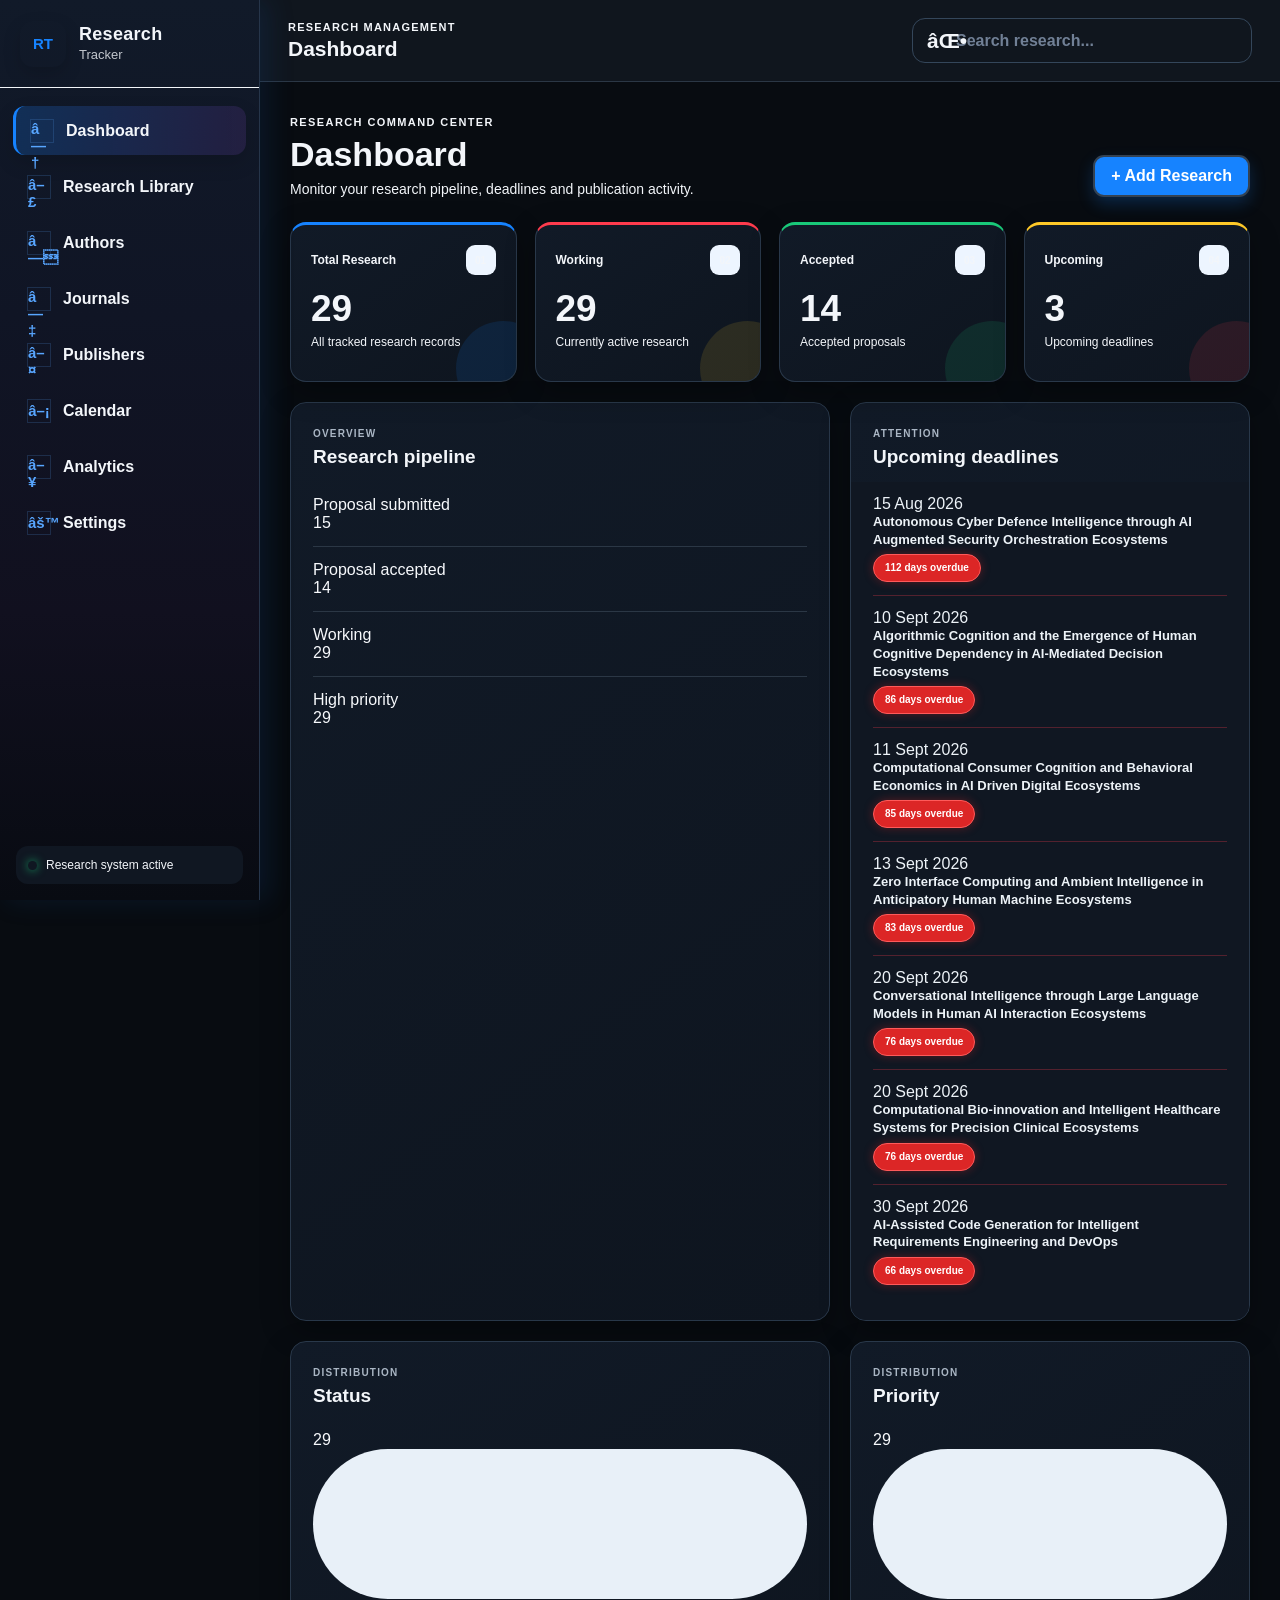
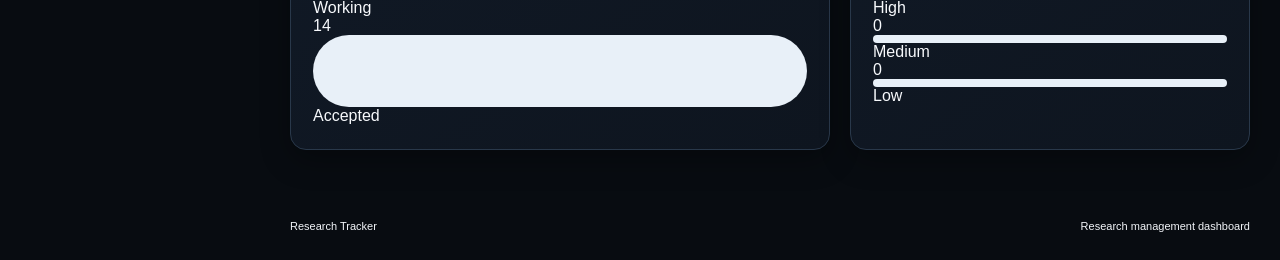
<file: index.html>
﻿<!DOCTYPE html>
<html lang="en">
<head>
    <meta charset="UTF-8">
    <meta name="viewport" content="width=device-width, initial-scale=1.0">
    <meta name="description" content="Research Tracker for managing research papers, publication deadlines, authors, journals and publishers.">
    <title>Research Tracker</title>
    <link rel="stylesheet" href="style.css">
</head>

<body>

<div class="app">

    <!-- Sidebar -->
    <aside class="sidebar" id="sidebar">

        <div class="sidebar-header">
            <div class="brand-mark">RT</div>
            <div class="brand-text">
                <strong>Research</strong>
                <span>Tracker</span>
            </div>
        </div>

        <nav class="sidebar-nav">

            <button class="nav-item active" type="button" data-section="dashboard">
                <span class="nav-icon">â—†</span>
                <span>Dashboard</span>
            </button>

            <button class="nav-item" type="button" data-section="library">
                <span class="nav-icon">â–£</span>
                <span>Research Library</span>
            </button>

            <button class="nav-item" type="button" data-section="authors">
                <span class="nav-icon">â—</span>
                <span>Authors</span>
            </button>

            <button class="nav-item" type="button" data-section="journals">
                <span class="nav-icon">â—‡</span>
                <span>Journals</span>
            </button>

            <button class="nav-item" type="button" data-section="publishers">
                <span class="nav-icon">â–¤</span>
                <span>Publishers</span>
            </button>

            <button class="nav-item" type="button" data-section="calendar">
                <span class="nav-icon">â–¡</span>
                <span>Calendar</span>
            </button>

            <button class="nav-item" type="button" data-section="analytics">
                <span class="nav-icon">â–¥</span>
                <span>Analytics</span>
            </button>

            <button class="nav-item" type="button" data-section="settings">
                <span class="nav-icon">âš™</span>
                <span>Settings</span>
            </button>

        </nav>

        <div class="sidebar-footer">
            <div class="sidebar-status">
                <span class="status-dot"></span>
                <span>Research system active</span>
            </div>
        </div>

    </aside>

    <!-- Main wrapper -->
    <div class="main-wrapper">

        <!-- Top bar -->
        <header class="topbar">

            <div class="topbar-left">
                <button
                    class="mobile-menu"
                    id="mobileMenu"
                    type="button"
                    aria-label="Open menu"
                    aria-expanded="false">
                    â˜°
                </button>

                <div class="topbar-title">
                    <span class="topbar-label">Research Management</span>
                    <strong id="topbarPageTitle">Dashboard</strong>
                </div>
            </div>

            <div class="topbar-search">
                <div class="global-search">
                    <span class="search-icon">âŒ•</span>
                    <input
                        id="globalSearch"
                        type="search"
                        placeholder="Search research..."
                        autocomplete="off">
                </div>
            </div>

        </header>

        <!-- Main content -->
        <main class="main-content">

            <!-- Dashboard -->
            <section
                class="page-section active"
                id="dashboard"
                data-section-panel="dashboard">

                <div class="page-heading">
                    <div>
                        <span class="eyebrow">Research command center</span>
                        <h1>Dashboard</h1>
                        <p>Monitor your research pipeline, deadlines and publication activity.</p>
                    </div>

                    <button
                        class="primary-button"
                        id="addResearchDashboard"
                        type="button">
                        + Add Research
                    </button>
                </div>

                <!-- Statistics -->
                <div class="stats-grid">

                    <div class="stat-card stat-blue">
                        <div class="stat-card-top">
                            <span>Total Research</span>
                            <span class="stat-symbol">01</span>
                        </div>
                        <strong id="totalResearch">0</strong>
                        <small>All tracked research records</small>
                    </div>

                    <div class="stat-card stat-yellow">
                        <div class="stat-card-top">
                            <span>Working</span>
                            <span class="stat-symbol">02</span>
                        </div>
                        <strong id="workingResearch">0</strong>
                        <small>Currently active research</small>
                    </div>

                    <div class="stat-card stat-green">
                        <div class="stat-card-top">
                            <span>Accepted</span>
                            <span class="stat-symbol">03</span>
                        </div>
                        <strong id="acceptedResearch">0</strong>
                        <small>Accepted proposals</small>
                    </div>

                    <div class="stat-card stat-red">
                        <div class="stat-card-top">
                            <span>Upcoming</span>
                            <span class="stat-symbol">04</span>
                        </div>
                        <strong id="upcomingResearch">0</strong>
                        <small>Upcoming deadlines</small>
                    </div>

                </div>

                <!-- Pipeline -->
                <div class="dashboard-grid">

                    <div class="panel pipeline-panel">
                        <div class="panel-header">
                            <div>
                                <span class="panel-kicker">Overview</span>
                                <h2>Research pipeline</h2>
                            </div>
                        </div>

                        <div id="dashboardPipeline" class="pipeline-content"></div>
                    </div>

                    <div class="panel deadlines-panel">
                        <div class="panel-header">
                            <div>
                                <span class="panel-kicker">Attention</span>
                                <h2>Upcoming deadlines</h2>
                            </div>
                        </div>

                        <div id="dashboardDeadlines" class="deadline-list"></div>
                    </div>

                </div>

                <!-- Charts -->
                <div class="dashboard-grid">

                    <div class="panel">
                        <div class="panel-header">
                            <div>
                                <span class="panel-kicker">Distribution</span>
                                <h2>Status</h2>
                            </div>
                        </div>

                        <div
                            id="dashboardStatusChart"
                            class="chart-container">
                        </div>
                    </div>

                    <div class="panel">
                        <div class="panel-header">
                            <div>
                                <span class="panel-kicker">Distribution</span>
                                <h2>Priority</h2>
                            </div>
                        </div>

                        <div
                            id="dashboardPriorityChart"
                            class="chart-container">
                        </div>
                    </div>

                </div>

            </section>


            <!-- Research Library -->
            <section
                class="page-section"
                id="library"
                data-section-panel="library">

                <div class="page-heading">
                    <div>
                        <span class="eyebrow">Research database</span>
                        <h1>Research Library</h1>
                        <p>Search, filter and manage all research records.</p>
                    </div>

                    <button
                        class="primary-button"
                        id="addResearchLibrary"
                        type="button">
                        + Add Research
                    </button>
                </div>

                <div class="panel">

                    <div class="library-toolbar">

                        <div class="toolbar-search">
                            <input
                                id="librarySearch"
                                type="search"
                                placeholder="Search title, publisher, topic...">
                        </div>

                        <select id="statusFilter">
                            <option value="">All Statuses</option>
                            <option value="Working">Working</option>
                            <option value="Accepted">Accepted</option>
                            <option value="Submitted">Submitted</option>
                            <option value="Published">Published</option>
                        </select>

                        <select id="priorityFilter">
                            <option value="">All Priorities</option>
                            <option value="High">High</option>
                            <option value="Medium">Medium</option>
                            <option value="Low">Low</option>
                        </select>

                        <select id="actionFilter">
                            <option value="">All Actions</option>
                            <option value="Proposal Submitted">Proposal Submitted</option>
                            <option value="Proposal Accepted">Proposal Accepted</option>
                        </select>

                        <select id="sortLibrary">
                            <option value="deadlineAsc">Deadline: Earliest</option>
                            <option value="deadlineDesc">Deadline: Latest</option>
                            <option value="titleAsc">Title: A-Z</option>
                            <option value="titleDesc">Title: Z-A</option>
                            <option value="priority">Priority</option>
                        </select>

                        <button
                            class="secondary-button"
                            id="clearFilters"
                            type="button">
                            Clear
                        </button>

                    </div>

                    <div class="library-summary">
                        <span>
                            Showing
                            <strong id="libraryCount">0</strong>
                            research records
                        </span>
                    </div>

                    <div class="table-wrapper">

                        <table class="research-table">

                            <thead>
                                <tr>
                                    <th>ID</th>
                                    <th>Research title</th>
                                    <th>Publisher</th>
                                    <th>Type</th>
                                    <th>Priority</th>
                                    <th>Status</th>
                                    <th>Deadline</th>
                                    <th>Actions</th>
                                </tr>
                            </thead>

                            <tbody id="researchTableBody"></tbody>

                        </table>

                    </div>

                </div>

            </section>


            <!-- Authors -->
            <section
                class="page-section"
                id="authors"
                data-section-panel="authors">

                <div class="page-heading">
                    <div>
                        <span class="eyebrow">People</span>
                        <h1>Authors</h1>
                        <p>Research authors and contributor information.</p>
                    </div>
                </div>

                <div
                    id="authorsContent"
                    class="content-grid">
                </div>

            </section>


            <!-- Journals -->
            <section
                class="page-section"
                id="journals"
                data-section-panel="journals">

                <div class="page-heading">
                    <div>
                        <span class="eyebrow">Publication channels</span>
                        <h1>Journals</h1>
                        <p>Track journals and publication-related information.</p>
                    </div>
                </div>

                <div
                    id="journalsContent"
                    class="content-grid">
                </div>

            </section>


            <!-- Publishers -->
            <section
                class="page-section"
                id="publishers"
                data-section-panel="publishers">

                <div class="page-heading">
                    <div>
                        <span class="eyebrow">Publishing ecosystem</span>
                        <h1>Publishers</h1>
                        <p>Track publishers associated with your research.</p>
                    </div>
                </div>

                <div
                    id="publishersContent"
                    class="content-grid">
                </div>

            </section>


            <!-- Calendar -->
            <section
                class="page-section"
                id="calendar"
                data-section-panel="calendar">

                <div class="page-heading">
                    <div>
                        <span class="eyebrow">Deadlines</span>
                        <h1>Research Calendar</h1>
                        <p>View research deadlines by date.</p>
                    </div>
                </div>

                <div class="panel">

                    <div class="calendar-toolbar">

                        <button
                            class="secondary-button"
                            id="calendarPrevious"
                            type="button">
                            â† Previous
                        </button>

                        <button
                            class="secondary-button"
                            id="calendarToday"
                            type="button">
                            Today
                        </button>

                        <button
                            class="secondary-button"
                            id="calendarNext"
                            type="button">
                            Next â†’
                        </button>

                    </div>

                    <div
                        id="calendarContent"
                        class="calendar-content">
                    </div>

                </div>

            </section>


            <!-- Analytics -->
            <section
                class="page-section"
                id="analytics"
                data-section-panel="analytics">

                <div class="page-heading">
                    <div>
                        <span class="eyebrow">Research intelligence</span>
                        <h1>Analytics</h1>
                        <p>Understand research activity, deadlines and publication trends.</p>
                    </div>
                </div>

                <div
                    id="analyticsContent"
                    class="analytics-content">
                </div>

            </section>


            <!-- Settings -->
            <section
                class="page-section"
                id="settings"
                data-section-panel="settings">

                <div class="page-heading">
                    <div>
                        <span class="eyebrow">System controls</span>
                        <h1>Settings</h1>
                        <p>Manage your research data and dashboard preferences.</p>
                    </div>
                </div>

                <div class="settings-grid">

                    <div class="panel settings-card">

                        <div class="panel-header">
                            <div>
                                <span class="panel-kicker">Data</span>
                                <h2>Data management</h2>
                            </div>
                        </div>

                        <div class="settings-actions">

                            <button
                                class="settings-button blue-action"
                                id="exportJSON"
                                type="button">
                                Export JSON
                            </button>

                            <button
                                class="settings-button green-action"
                                id="exportCSV"
                                type="button">
                                Export CSV
                            </button>

                            <button
                                class="settings-button yellow-action"
                                id="importJSON"
                                type="button">
                                Import JSON
                            </button>

                            <input
                                type="file"
                                id="importFile"
                                accept=".json,application/json"
                                hidden>

                            <button
                                class="settings-button green-action"
                                id="restoreSeed"
                                type="button">
                                Restore Seed Data
                            </button>

                            <button
                                class="settings-button red-action"
                                id="deleteAllData"
                                type="button">
                                Delete All Data
                            </button>

                        </div>

                    </div>


                    <div class="panel settings-card">

                        <div class="panel-header">
                            <div>
                                <span class="panel-kicker">Appearance</span>
                                <h2>Theme</h2>
                            </div>
                        </div>

                        <div class="theme-options">

                            <button
                                class="theme-choice blue-theme-choice"
                                type="button"
                                data-theme-choice="blue">
                                <span></span>
                                Blue
                            </button>

                            <button
                                class="theme-choice red-theme-choice"
                                type="button"
                                data-theme-choice="red">
                                <span></span>
                                Red
                            </button>

                            <button
                                class="theme-choice green-theme-choice"
                                type="button"
                                data-theme-choice="green">
                                <span></span>
                                Green
                            </button>

                            <button
                                class="theme-choice yellow-theme-choice"
                                type="button"
                                data-theme-choice="yellow">
                                <span></span>
                                Yellow
                            </button>
                            <button
                                class="theme-choice dark-theme-choice"
                                type="button"
                                data-theme-choice="dark">
                                <span></span>
                                Dark
                            </button>

                        </div>

                    </div>

                </div>

            </section>

        </main>

        <!-- Footer -->
        <footer class="main-footer">
            <span>Research Tracker</span>
            <span>Research management dashboard</span>
        </footer>

    </div>

</div>


<!-- Research Form Modal -->
<div
    class="modal"
    id="researchModal"
    aria-hidden="true">

    <div class="modal-overlay"></div>

    <div class="modal-dialog">

        <div class="modal-header">

            <div>
                <span class="modal-kicker">Research record</span>
                <h2 id="researchModalTitle">Add Research</h2>
            </div>

            <button
                class="modal-close"
                type="button"
                data-close-modal="researchModal"
                aria-label="Close">
                Ã—
            </button>

        </div>

        <form id="researchForm">

            <input
                type="hidden"
                id="researchId">

            <div class="form-grid">

                <div class="form-field form-field-wide">
                    <label for="researchTitle">Research title</label>
                    <input
                        id="researchTitle"
                        type="text"
                        required>
                </div>

                <div class="form-field">
                    <label for="researchAssociation">Publisher / Association</label>
                    <input
                        id="researchAssociation"
                        type="text">
                </div>

                <div class="form-field">
                    <label for="researchPublicationType">Publication type</label>
                    <select id="researchPublicationType">
                        <option value="Edited Book Chapter">Edited Book Chapter</option>
                        <option value="Journal Article">Journal Article</option>
                        <option value="Conference Paper">Conference Paper</option>
                        <option value="Book">Book</option>
                        <option value="Working Paper">Working Paper</option>
                        <option value="Other">Other</option>
                    </select>
                </div>

                <div class="form-field">
                    <label for="researchPriority">Priority</label>
                    <select id="researchPriority">
                        <option value="High">High</option>
                        <option value="Medium">Medium</option>
                        <option value="Low">Low</option>
                    </select>
                </div>

                <div class="form-field">
                    <label for="researchAction">Current action</label>
                    <input
                        id="researchAction"
                        type="text"
                        placeholder="Proposal Submitted">
                </div>

                <div class="form-field">
                    <label for="researchStatus">Status</label>
                    <select id="researchStatus">
                        <option value="Working">Working</option>
                        <option value="Accepted">Accepted</option>
                        <option value="Submitted">Submitted</option>
                        <option value="Published">Published</option>
                    </select>
                </div>

                <div class="form-field">
                    <label for="researchReminder">Reminder date</label>
                    <input
                        id="researchReminder"
                        type="date">
                </div>

                <div class="form-field">
                    <label for="researchProposalDeadline">Proposal deadline</label>
                    <input
                        id="researchProposalDeadline"
                        type="date">
                </div>

                <div class="form-field">
                    <label for="researchFullPaperDeadline">Full paper deadline</label>
                    <input
                        id="researchFullPaperDeadline"
                        type="date">
                </div>

                <div class="form-field form-field-wide">
                    <label for="researchCallForPaperLink">Call for Papers link</label>
                    <input
                        id="researchCallForPaperLink"
                        type="url"
                        placeholder="https://...">
                </div>

                <div class="form-field form-field-wide">
                    <label for="researchComments">Comments</label>
                    <textarea
                        id="researchComments"
                        rows="5"
                        placeholder="Notes, submission details, follow-up actions..."></textarea>
                </div>

            </div>

            <div class="modal-footer">

                <button
                    class="secondary-button"
                    type="button"
                    data-close-modal="researchModal">
                    Cancel
                </button>

                <button
                    class="primary-button"
                    type="submit">
                    Save Research
                </button>

            </div>

        </form>

    </div>

</div>


<!-- Research Details Modal -->
<div
    class="modal"
    id="detailModal"
    aria-hidden="true">

    <div class="modal-overlay"></div>

    <div class="modal-dialog detail-dialog">

        <div class="modal-header">

            <div>
                <span class="modal-kicker">Research information</span>
                <h2 id="detailModalTitle">Research Details</h2>
            </div>

            <button
                class="modal-close"
                type="button"
                data-close-modal="detailModal"
                aria-label="Close">
                Ã—
            </button>

        </div>

        <div
            id="detailModalContent"
            class="detail-content">
        </div>

        <div class="modal-footer">

            <button
                class="secondary-button"
                type="button"
                data-close-modal="detailModal">
                Close
            </button>

        </div>

    </div>

</div>


<!-- Toast notifications -->
<div
    id="toastContainer"
    class="toast-container"
    aria-live="polite">
</div>


<script src="script.js"></script>

</body>
</html>
</file>
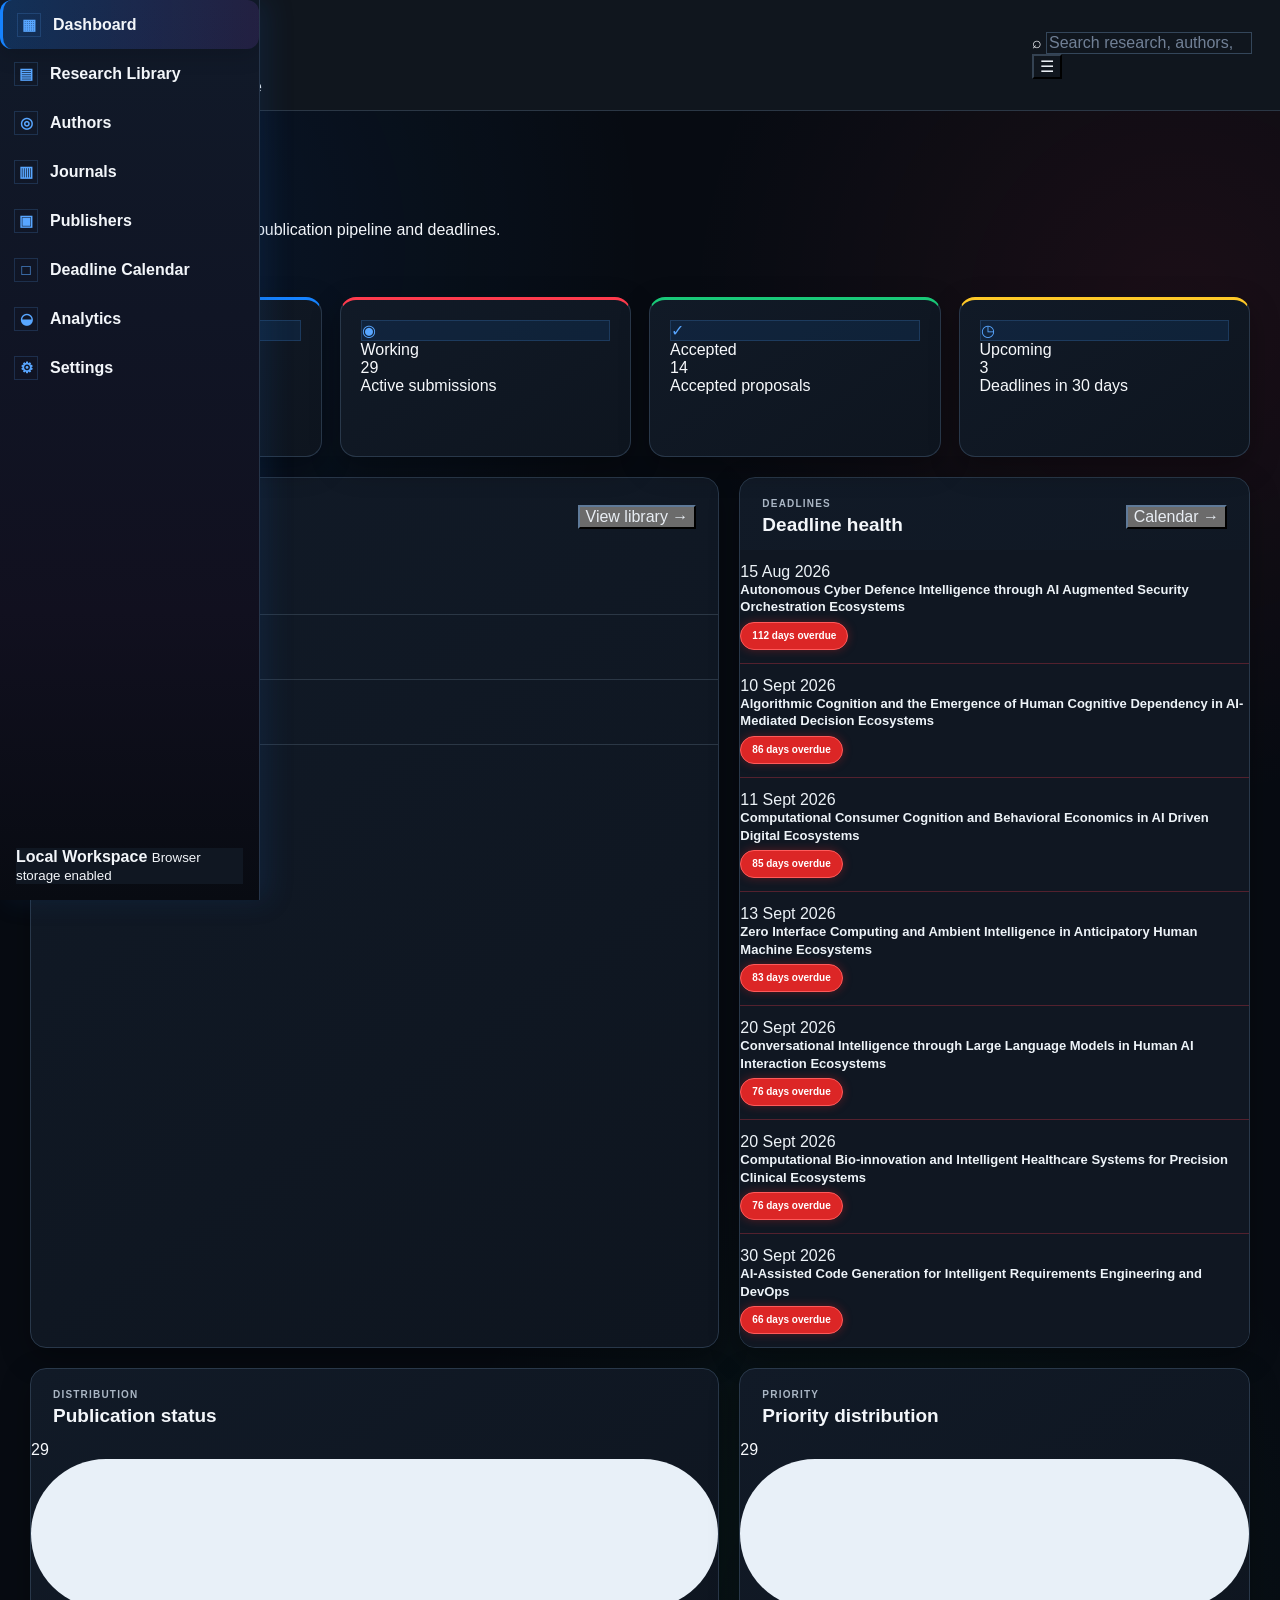
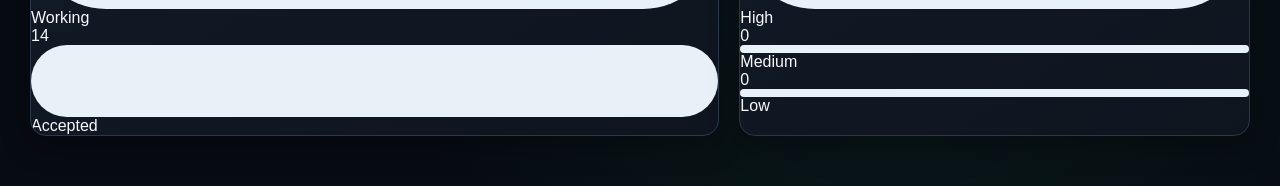
<file: index-backup.html>
<!DOCTYPE html>
<html lang="en">
<head>
    <meta charset="UTF-8">
    <meta name="viewport" content="width=device-width, initial-scale=1.0">
    <meta name="description" content="Research Tracker - research portfolio, publication pipeline, authors, journals, publishers, deadlines and analytics.">
    <title>Research Tracker</title>
    <link rel="stylesheet" href="style.css">
</head>
<body>

<div class="app-shell">

    <header class="topbar">
        <div class="brand">
            <div class="brand-mark">R</div>
            <div>
                <div class="brand-title">Research Tracker</div>
                <div class="brand-subtitle">Research intelligence workspace</div>
            </div>
        </div>

        <div class="topbar-actions">
            <div class="global-search-wrap">
                <span>⌕</span>
                <input id="globalSearch" type="search" placeholder="Search research, authors, journals...">
            </div>
            <button class="icon-button" id="mobileMenu" type="button" aria-label="Open menu">☰</button>
        </div>
    </header>

    <div class="workspace">

        <aside class="sidebar" id="sidebar">
            <nav class="main-nav">

                <button class="nav-item active" data-section="dashboard" type="button">
                    <span class="nav-icon">▦</span>
                    <span>Dashboard</span>
                </button>

                <button class="nav-item" data-section="library" type="button">
                    <span class="nav-icon">▤</span>
                    <span>Research Library</span>
                </button>

                <button class="nav-item" data-section="authors" type="button">
                    <span class="nav-icon">◎</span>
                    <span>Authors</span>
                </button>

                <button class="nav-item" data-section="journals" type="button">
                    <span class="nav-icon">▥</span>
                    <span>Journals</span>
                </button>

                <button class="nav-item" data-section="publishers" type="button">
                    <span class="nav-icon">▣</span>
                    <span>Publishers</span>
                </button>

                <button class="nav-item" data-section="calendar" type="button">
                    <span class="nav-icon">□</span>
                    <span>Deadline Calendar</span>
                </button>

                <button class="nav-item" data-section="analytics" type="button">
                    <span class="nav-icon">◒</span>
                    <span>Analytics</span>
                </button>

                <button class="nav-item" data-section="settings" type="button">
                    <span class="nav-icon">⚙</span>
                    <span>Settings</span>
                </button>

            </nav>

            <div class="sidebar-footer">
                <div class="storage-status">
                    <span class="status-dot"></span>
                    <div>
                        <strong>Local Workspace</strong>
                        <small>Browser storage enabled</small>
                    </div>
                </div>
            </div>
        </aside>

        <main class="main-content">

            <!-- DASHBOARD -->
            <section class="page-section active" data-section-panel="dashboard">

                <div class="page-header">
                    <div>
                        <div class="eyebrow">Research Intelligence</div>
                        <h1>Dashboard</h1>
                        <p>Monitor your research portfolio, publication pipeline and deadlines.</p>
                    </div>

                    <button class="primary-button" id="addResearchDashboard" type="button">
                        <span>+</span>
                        Add Research
                    </button>
                </div>

                <div class="stats-grid">

                    <article class="stat-card">
                        <div class="stat-icon">▤</div>
                        <div class="stat-label">Total Research</div>
                        <div class="stat-value" id="totalResearch">0</div>
                        <div class="stat-note">Research records</div>
                    </article>

                    <article class="stat-card">
                        <div class="stat-icon">◉</div>
                        <div class="stat-label">Working</div>
                        <div class="stat-value" id="workingResearch">0</div>
                        <div class="stat-note">Active submissions</div>
                    </article>

                    <article class="stat-card">
                        <div class="stat-icon">✓</div>
                        <div class="stat-label">Accepted</div>
                        <div class="stat-value" id="acceptedResearch">0</div>
                        <div class="stat-note">Accepted proposals</div>
                    </article>

                    <article class="stat-card">
                        <div class="stat-icon">◷</div>
                        <div class="stat-label">Upcoming</div>
                        <div class="stat-value" id="upcomingResearch">0</div>
                        <div class="stat-note">Deadlines in 30 days</div>
                    </article>

                </div>

                <div class="dashboard-grid">

                    <article class="panel">
                        <div class="panel-header">
                            <div>
                                <div class="panel-kicker">Portfolio</div>
                                <h2>Research pipeline</h2>
                            </div>
                            <button class="text-button" data-section-link="library" type="button">
                                View library →
                            </button>
                        </div>
                        <div id="dashboardPipeline" class="panel-body"></div>
                    </article>

                    <article class="panel">
                        <div class="panel-header">
                            <div>
                                <div class="panel-kicker">Deadlines</div>
                                <h2>Deadline health</h2>
                            </div>
                            <button class="text-button" data-section-link="calendar" type="button">
                                Calendar →
                            </button>
                        </div>
                        <div id="dashboardDeadlines" class="panel-body"></div>
                    </article>

                </div>

                <div class="dashboard-grid lower-grid">

                    <article class="panel">
                        <div class="panel-header">
                            <div>
                                <div class="panel-kicker">Distribution</div>
                                <h2>Publication status</h2>
                            </div>
                        </div>
                        <div class="mini-chart" id="dashboardStatusChart"></div>
                    </article>

                    <article class="panel">
                        <div class="panel-header">
                            <div>
                                <div class="panel-kicker">Priority</div>
                                <h2>Priority distribution</h2>
                            </div>
                        </div>
                        <div class="mini-chart" id="dashboardPriorityChart"></div>
                    </article>

                </div>

            </section>


            <!-- LIBRARY -->
            <section class="page-section" data-section-panel="library">

                <div class="page-header">
                    <div>
                        <div class="eyebrow">Knowledge Base</div>
                        <h1>Research Library</h1>
                        <p>Manage research opportunities, publication records, actions and deadlines.</p>
                    </div>

                    <button class="primary-button" id="addResearchLibrary" type="button">
                        <span>+</span>
                        Add Research
                    </button>
                </div>

                <div class="library-toolbar">

                    <div class="library-search">
                        <span>⌕</span>
                        <input id="librarySearch" type="search" placeholder="Search research records...">
                    </div>

                    <select id="statusFilter">
                        <option value="all">All Statuses</option>
                        <option value="Working">Working</option>
                        <option value="Accepted">Accepted</option>
                        <option value="Submitted">Submitted</option>
                        <option value="Published">Published</option>
                        <option value="Rejected">Rejected</option>
                        <option value="On Hold">On Hold</option>
                    </select>

                    <select id="priorityFilter">
                        <option value="all">All Priorities</option>
                        <option value="High">High</option>
                        <option value="Medium">Medium</option>
                        <option value="Low">Low</option>
                    </select>

                    <select id="actionFilter">
                        <option value="all">All Actions</option>
                        <option value="Proposal Submitted">Proposal Submitted</option>
                        <option value="Proposal Accepted">Proposal Accepted</option>
                        <option value="Full Paper Required">Full Paper Required</option>
                        <option value="Published">Published</option>
                    </select>

                    <select id="sortLibrary">
                        <option value="deadlineAsc">Deadline: Earliest</option>
                        <option value="deadlineDesc">Deadline: Latest</option>
                        <option value="titleAsc">Title: A-Z</option>
                        <option value="titleDesc">Title: Z-A</option>
                        <option value="priority">Priority</option>
                    </select>

                    <button class="secondary-button" id="clearFilters" type="button">
                        Clear
                    </button>

                </div>

                <div class="library-summary">
                    <div>
                        <strong id="libraryCount">0</strong>
                        <span>records displayed</span>
                    </div>
                    <div class="library-hint">
                        Select a row to view full research details.
                    </div>
                </div>

                <div class="table-panel">

                    <div class="table-wrap">

                        <table class="research-table">

                            <thead>
                                <tr>
                                    <th>Research</th>
                                    <th>Association</th>
                                    <th>Type</th>
                                    <th>Priority</th>
                                    <th>Status</th>
                                    <th>Deadline</th>
                                    <th>Action</th>
                                    <th></th>
                                </tr>
                            </thead>

                            <tbody id="researchTableBody"></tbody>

                        </table>

                    </div>

                </div>

            </section>


            <!-- AUTHORS -->
            <section class="page-section" data-section-panel="authors">

                <div class="page-header">
                    <div>
                        <div class="eyebrow">Research Network</div>
                        <h1>Authors</h1>
                        <p>Identify author participation and research activity across your portfolio.</p>
                    </div>
                </div>

                <div id="authorsContent" class="content-grid"></div>

            </section>


            <!-- JOURNALS -->
            <section class="page-section" data-section-panel="journals">

                <div class="page-header">
                    <div>
                        <div class="eyebrow">Publication Intelligence</div>
                        <h1>Journals</h1>
                        <p>Track publication venues and research opportunities.</p>
                    </div>
                </div>

                <div id="journalsContent" class="content-grid"></div>

            </section>


            <!-- PUBLISHERS -->
            <section class="page-section" data-section-panel="publishers">

                <div class="page-header">
                    <div>
                        <div class="eyebrow">Publication Network</div>
                        <h1>Publishers</h1>
                        <p>Monitor publishers represented in your research portfolio.</p>
                    </div>
                </div>

                <div id="publishersContent" class="content-grid"></div>

            </section>


            <!-- CALENDAR -->
            <section class="page-section" data-section-panel="calendar">

                <div class="page-header">
                    <div>
                        <div class="eyebrow">Time Management</div>
                        <h1>Deadline Calendar</h1>
                        <p>Track proposal and full-paper deadlines across your research portfolio.</p>
                    </div>
                </div>

                <div class="calendar-toolbar">
                    <button class="secondary-button" id="calendarPrevious" type="button">← Previous</button>
                    <button class="secondary-button" id="calendarToday" type="button">Today</button>
                    <button class="secondary-button" id="calendarNext" type="button">Next →</button>
                </div>

                <div id="calendarContent" class="calendar-container"></div>

            </section>


            <!-- ANALYTICS -->
            <section class="page-section" data-section-panel="analytics">

                <div class="page-header">
                    <div>
                        <div class="eyebrow">Research Intelligence</div>
                        <h1>Analytics</h1>
                        <p>Understand research activity, publication progress and deadline exposure.</p>
                    </div>
                </div>

                <div id="analyticsContent" class="analytics-container"></div>

            </section>


            <!-- SETTINGS -->
            <section class="page-section" data-section-panel="settings">

                <div class="page-header">
                    <div>
                        <div class="eyebrow">Workspace</div>
                        <h1>Settings</h1>
                        <p>Manage your local research data and workspace preferences.</p>
                    </div>
                </div>

                <div class="settings-grid">

                    <article class="settings-card">
                        <div class="settings-icon">↓</div>
                        <h2>Export JSON</h2>
                        <p>Download the complete research database as a JSON file.</p>
                        <button class="secondary-button" id="exportJSON" type="button">
                            Export JSON
                        </button>
                    </article>

                    <article class="settings-card">
                        <div class="settings-icon">▤</div>
                        <h2>Export CSV</h2>
                        <p>Download your research records in spreadsheet-compatible CSV format.</p>
                        <button class="secondary-button" id="exportCSV" type="button">
                            Export CSV
                        </button>
                    </article>

                    <article class="settings-card">
                        <div class="settings-icon">↑</div>
                        <h2>Import JSON</h2>
                        <p>Restore a previously exported research database.</p>
                        <button class="secondary-button" id="importJSON" type="button">
                            Import JSON
                        </button>
                        <input type="file" id="importFile" accept=".json,application/json" hidden>
                    </article>

                    <article class="settings-card">
                        <div class="settings-icon">↻</div>
                        <h2>Restore Seed Data</h2>
                        <p>Restore the original research records supplied with the tracker.</p>
                        <button class="secondary-button" id="restoreSeed" type="button">
                            Restore Seed
                        </button>
                    </article>

                    <article class="settings-card danger-card">
                        <div class="settings-icon">×</div>
                        <h2>Delete Local Data</h2>
                        <p>Remove all research records stored in this browser.</p>
                        <button class="danger-button" id="deleteAllData" type="button">
                            Delete All Data
                        </button>
                    </article>

                </div>

                <div class="theme-panel">

                    <div>
                        <div class="panel-kicker">Appearance</div>
                        <h2>Workspace theme</h2>
                        <p>Choose the visual appearance of the research tracker.</p>
                    </div>

                    <div class="theme-options">
                        <button class="theme-button" data-theme-choice="dark" type="button">
                            Dark
                        </button>

                        <button class="theme-button" data-theme-choice="light" type="button">
                            Light
                        </button>

                        <button class="theme-button" data-theme-choice="system" type="button">
                            System
                        </button>
                    </div>

                </div>

            </section>

        </main>

    </div>

</div>


<!-- RESEARCH MODAL -->
<div class="modal-overlay" id="researchModal" hidden>

    <div class="modal">

        <div class="modal-header">
            <div>
                <div class="eyebrow">Research Record</div>
                <h2 id="researchModalTitle">Add Research</h2>
            </div>

            <button class="modal-close" data-close-modal="researchModal" type="button">
                ×
            </button>
        </div>

        <form id="researchForm">

            <input type="hidden" id="researchId">

            <div class="form-grid">

                <div class="form-field full">
                    <label for="researchTitle">Research Title</label>
                    <input id="researchTitle" type="text" required>
                </div>

                <div class="form-field">
                    <label for="researchAssociation">Association / Publisher</label>
                    <input id="researchAssociation" type="text">
                </div>

                <div class="form-field">
                    <label for="researchPublicationType">Publication Type</label>
                    <input id="researchPublicationType" type="text">
                </div>

                <div class="form-field">
                    <label for="researchPriority">Priority</label>
                    <select id="researchPriority">
                        <option value="High">High</option>
                        <option value="Medium">Medium</option>
                        <option value="Low">Low</option>
                    </select>
                </div>

                <div class="form-field">
                    <label for="researchStatus">Status</label>
                    <select id="researchStatus">
                        <option value="Working">Working</option>
                        <option value="Accepted">Accepted</option>
                        <option value="Submitted">Submitted</option>
                        <option value="Published">Published</option>
                        <option value="Rejected">Rejected</option>
                        <option value="On Hold">On Hold</option>
                    </select>
                </div>

                <div class="form-field">
                    <label for="researchAction">Current Action</label>
                    <input id="researchAction" type="text">
                </div>

                <div class="form-field">
                    <label for="researchReminder">Reminder Date</label>
                    <input id="researchReminder" type="date">
                </div>

                <div class="form-field">
                    <label for="researchProposalDeadline">Proposal Deadline</label>
                    <input id="researchProposalDeadline" type="date">
                </div>

                <div class="form-field">
                    <label for="researchFullPaperDeadline">Full Paper Deadline</label>
                    <input id="researchFullPaperDeadline" type="date">
                </div>

                <div class="form-field full">
                    <label for="researchCallForPaperLink">Call for Papers Link</label>
                    <input id="researchCallForPaperLink" type="url" placeholder="https://">
                </div>

                <div class="form-field full">
                    <label for="researchComments">Comments / Notes</label>
                    <textarea id="researchComments" rows="5"></textarea>
                </div>

            </div>

            <div class="modal-footer">
                <button class="secondary-button" data-close-modal="researchModal" type="button">
                    Cancel
                </button>

                <button class="primary-button" type="submit">
                    Save Research
                </button>
            </div>

        </form>

    </div>

</div>


<!-- DETAILS MODAL -->
<div class="modal-overlay" id="detailModal" hidden>

    <div class="modal detail-modal">

        <div class="modal-header">

            <div>
                <div class="eyebrow">Research Details</div>
                <h2 id="detailModalTitle">Research Record</h2>
            </div>

            <button class="modal-close" data-close-modal="detailModal" type="button">
                ×
            </button>

        </div>

        <div id="detailModalContent" class="detail-content"></div>

    </div>

</div>


<div class="toast-container" id="toastContainer"></div>

<script src="script.js"></script>

</body>
</html>
</file>
<file: style.css>
:root {
    --blue: #1683ff;
    --blue-dark: #0758b8;
    --red: #ff3b4d;
    --red-dark: #c51f31;
    --green: #19c979;
    --green-dark: #07884f;
    --yellow: #ffc928;
    --yellow-dark: #d79b00;

    --page: #eef6ff;
    --surface: #ffffff;
    --surface-soft: #f7fbff;
    --text: #172033;
    --muted: #65728a;
    --border: #d6e3f2;

    --sidebar-width: 260px;
    --radius: 16px;
    --shadow: 0 10px 28px rgba(40, 90, 150, 0.12);
}

* {
    box-sizing: border-box;
}

html {
    scroll-behavior: smooth;
}

body {
    margin: 0;
    min-height: 100vh;
    background: var(--page);
    color: var(--text);
    font-family: Arial, Helvetica, sans-serif;
    overflow-x: hidden;
}

button,
input,
select,
textarea {
    font: inherit;
}

button {
    cursor: pointer;
}

button:focus-visible,
input:focus-visible,
select:focus-visible,
textarea:focus-visible {
    outline: 3px solid rgba(22, 131, 255, 0.25);
    outline-offset: 2px;
}


/* =========================================================
   APP
   ========================================================= */

.app {
    min-height: 100vh;
}


/* =========================================================
   SIDEBAR
   ========================================================= */

.sidebar {
    position: fixed;
    top: 0;
    left: 0;
    width: var(--sidebar-width);
    height: 100vh;
    background: linear-gradient(180deg, #1683ff 0%, #0758b8 100%);
    color: #ffffff;
    z-index: 1000;
    display: flex;
    flex-direction: column;
    overflow-y: auto;
    overflow-x: hidden;
    box-shadow: 8px 0 25px rgba(20, 80, 150, 0.18);
}

.sidebar-header {
    min-height: 88px;
    padding: 20px;
    display: flex;
    align-items: center;
    gap: 13px;
    border-bottom: 1px solid rgba(255, 255, 255, 0.18);
}

.brand-mark {
    width: 46px;
    height: 46px;
    border-radius: 13px;
    background: #ffffff;
    color: var(--blue);
    display: grid;
    place-items: center;
    font-size: 15px;
    font-weight: 900;
    box-shadow: 0 7px 18px rgba(0, 0, 0, 0.15);
}

.brand-text {
    display: flex;
    flex-direction: column;
    line-height: 1.05;
}

.brand-text strong {
    font-size: 18px;
    letter-spacing: 0.3px;
}

.brand-text span {
    margin-top: 4px;
    font-size: 13px;
    opacity: 0.78;
}

.sidebar-nav {
    padding: 18px 13px;
    display: flex;
    flex-direction: column;
    gap: 7px;
}

.nav-item {
    width: 100%;
    min-height: 49px;
    border: 0;
    border-radius: 12px;
    padding: 0 14px;
    display: flex;
    align-items: center;
    gap: 12px;
    background: transparent;
    color: rgba(255, 255, 255, 0.88);
    text-align: left;
    font-weight: 700;
    transition: 0.18s ease;
}

.nav-item:hover {
    background: rgba(255, 255, 255, 0.15);
    color: #ffffff;
    transform: translateX(2px);
}

.nav-item.active {
    background: #ffffff;
    color: var(--blue-dark);
    box-shadow: 0 8px 20px rgba(0, 0, 0, 0.14);
}

.nav-icon {
    width: 24px;
    min-width: 24px;
    height: 24px;
    display: grid;
    place-items: center;
    font-size: 15px;
    font-weight: 900;
}

.sidebar-footer {
    margin-top: auto;
    padding: 16px;
}

.sidebar-status {
    border-radius: 12px;
    padding: 12px;
    display: flex;
    align-items: center;
    gap: 9px;
    background: rgba(255, 255, 255, 0.12);
    font-size: 12px;
    color: rgba(255, 255, 255, 0.86);
}

.status-dot {
    width: 9px;
    height: 9px;
    border-radius: 50%;
    background: var(--green);
    box-shadow: 0 0 10px rgba(25, 201, 121, 0.8);
}


/* =========================================================
   MAIN
   ========================================================= */

.main-wrapper {
    min-height: 100vh;
    margin-left: var(--sidebar-width);
}

.topbar {
    position: sticky;
    top: 0;
    z-index: 900;
    min-height: 82px;
    padding: 14px 28px;
    background: rgba(255, 255, 255, 0.96);
    border-bottom: 1px solid var(--border);
    display: flex;
    align-items: center;
    justify-content: space-between;
    gap: 20px;
}

.topbar-left {
    min-width: 0;
    display: flex;
    align-items: center;
    gap: 14px;
}

.topbar-title {
    display: flex;
    flex-direction: column;
    min-width: 0;
}

.topbar-label {
    color: var(--muted);
    font-size: 11px;
    font-weight: 800;
    letter-spacing: 1.2px;
    text-transform: uppercase;
}

.topbar-title strong {
    margin-top: 4px;
    font-size: 21px;
    line-height: 1.1;
}

.topbar-search {
    width: 340px;
    max-width: 42vw;
    margin-left: auto;
}

.global-search {
    position: relative;
    width: 100%;
}

.global-search input {
    width: 100%;
    height: 45px;
    border: 2px solid #c9ddf4;
    border-radius: 13px;
    background: #f7fbff;
    color: var(--text);
    padding: 0 16px 0 43px;
    font-weight: 600;
}

.global-search input:focus {
    border-color: var(--blue);
    background: #ffffff;
}

.search-icon {
    position: absolute;
    left: 15px;
    top: 50%;
    transform: translateY(-50%);
    color: var(--blue);
    font-size: 21px;
    font-weight: 900;
    pointer-events: none;
}

.mobile-menu {
    display: none;
    width: 42px;
    height: 42px;
    border: 0;
    border-radius: 11px;
    background: var(--blue);
    color: #ffffff;
    font-size: 20px;
}


/* =========================================================
   CONTENT
   ========================================================= */

.main-content {
    width: 100%;
    max-width: 1700px;
    margin: 0 auto;
    padding: 30px;
}

.page-section {
    display: none;
}

.page-section.active {
    display: block;
}

.page-heading {
    margin-bottom: 25px;
    display: flex;
    align-items: flex-end;
    justify-content: space-between;
    gap: 25px;
}

.page-heading h1 {
    margin: 6px 0 8px;
    font-size: 34px;
    line-height: 1.1;
}

.page-heading p {
    margin: 0;
    color: var(--muted);
    font-size: 14px;
}

.eyebrow {
    color: var(--blue);
    font-size: 11px;
    font-weight: 900;
    letter-spacing: 1.4px;
    text-transform: uppercase;
}


/* =========================================================
   BUTTONS
   ========================================================= */

.primary-button,
.secondary-button,
.settings-button {
    min-height: 42px;
    border-radius: 11px;
    padding: 0 16px;
    font-weight: 800;
    border: 2px solid transparent;
    transition: 0.18s ease;
}

.primary-button {
    background: var(--blue);
    color: #ffffff;
    border-color: var(--blue);
    box-shadow: 0 7px 16px rgba(22, 131, 255, 0.22);
}

.primary-button:hover {
    background: var(--blue-dark);
    border-color: var(--blue-dark);
    transform: translateY(-1px);
}

.secondary-button {
    background: #ffffff;
    color: var(--blue-dark);
    border-color: #c7dbee;
}

.secondary-button:hover {
    border-color: var(--blue);
    color: var(--blue);
    background: #f4f9ff;
}


/* =========================================================
   STAT CARDS
   ========================================================= */

.stats-grid {
    display: grid;
    grid-template-columns: repeat(4, minmax(0, 1fr));
    gap: 18px;
    margin-bottom: 20px;
}

.stat-card {
    min-height: 160px;
    padding: 20px;
    border-radius: var(--radius);
    background: #ffffff;
    border: 2px solid var(--border);
    box-shadow: var(--shadow);
    position: relative;
    overflow: hidden;
}

.stat-card::after {
    content: "";
    position: absolute;
    width: 95px;
    height: 95px;
    border-radius: 50%;
    right: -35px;
    bottom: -35px;
    opacity: 0.12;
}

.stat-blue {
    border-top: 5px solid var(--blue);
}

.stat-blue::after {
    background: var(--blue);
}

.stat-yellow {
    border-top: 5px solid var(--yellow);
}

.stat-yellow::after {
    background: var(--yellow);
}

.stat-green {
    border-top: 5px solid var(--green);
}

.stat-green::after {
    background: var(--green);
}

.stat-red {
    border-top: 5px solid var(--red);
}

.stat-red::after {
    background: var(--red);
}

.stat-card-top {
    display: flex;
    align-items: center;
    justify-content: space-between;
    gap: 10px;
    color: var(--muted);
    font-size: 12px;
    font-weight: 800;
}

.stat-symbol {
    width: 30px;
    height: 30px;
    display: grid;
    place-items: center;
    border-radius: 9px;
    background: #edf5ff;
    color: var(--blue);
    font-size: 10px;
    font-weight: 900;
}

.stat-card strong {
    display: block;
    margin: 15px 0 5px;
    font-size: 37px;
    line-height: 1;
}

.stat-card small {
    color: var(--muted);
    font-size: 12px;
}


/* =========================================================
   PANELS
   ========================================================= */

.dashboard-grid {
    display: grid;
    grid-template-columns: minmax(0, 1.35fr) minmax(0, 1fr);
    gap: 20px;
    margin-bottom: 20px;
}

.panel {
    min-width: 0;
    background: #ffffff;
    border: 2px solid var(--border);
    border-radius: var(--radius);
    box-shadow: var(--shadow);
    overflow: hidden;
}

.panel-header {
    padding: 20px 22px 14px;
    display: flex;
    justify-content: space-between;
    align-items: center;
    gap: 15px;
}

.panel-kicker {
    color: var(--blue);
    font-size: 10px;
    font-weight: 900;
    letter-spacing: 1.2px;
    text-transform: uppercase;
}

.panel-header h2 {
    margin: 5px 0 0;
    font-size: 19px;
}


/* =========================================================
   PIPELINE
   ========================================================= */

.pipeline-content {
    padding: 0 22px 22px;
}

.pipeline-row {
    padding: 14px 0;
    border-bottom: 1px solid #e5edf7;
}

.pipeline-row:last-child {
    border-bottom: 0;
}

.pipeline-row-top {
    display: flex;
    justify-content: space-between;
    gap: 15px;
    margin-bottom: 8px;
    font-size: 13px;
    font-weight: 800;
}

.pipeline-bar {
    height: 9px;
    border-radius: 99px;
    background: #eaf1f8;
    overflow: hidden;
}

.pipeline-fill {
    height: 100%;
    border-radius: inherit;
    background: var(--blue);
}

.pipeline-row:nth-child(2) .pipeline-fill {
    background: var(--yellow);
}

.pipeline-row:nth-child(3) .pipeline-fill {
    background: var(--green);
}

.pipeline-row:nth-child(4) .pipeline-fill {
    background: var(--red);
}


/* =========================================================
   DEADLINES
   ========================================================= */

.deadline-list {
    padding: 0 22px 22px;
}

.deadline-item {
    padding: 13px 0;
    border-bottom: 1px solid #e5edf7;
}

.deadline-item:last-child {
    border-bottom: 0;
}

.deadline-title {
    display: block;
    margin-bottom: 6px;
    color: var(--text);
    font-size: 13px;
    font-weight: 800;
    line-height: 1.35;
}

.deadline-meta {
    display: flex;
    justify-content: space-between;
    align-items: center;
    gap: 10px;
    color: var(--muted);
    font-size: 11px;
}

.deadline-badge {
    padding: 5px 8px;
    border-radius: 7px;
    font-weight: 900;
}

.deadline-red {
    color: var(--red-dark);
    background: #fff0f2;
}

.deadline-yellow {
    color: #9a7100;
    background: #fff8db;
}

.deadline-green {
    color: var(--green-dark);
    background: #e9fff5;
}


/* =========================================================
   CHARTS
   ========================================================= */

.chart-container {
    min-height: 250px;
    padding: 10px 22px 24px;
}

.chart-row {
    display: grid;
    grid-template-columns: 130px 1fr 45px;
    align-items: center;
    gap: 12px;
    margin: 15px 0;
}

.chart-label {
    font-size: 12px;
    font-weight: 800;
}

.chart-bar {
    height: 12px;
    border-radius: 99px;
    background: #e8f0f8;
    overflow: hidden;
}

.chart-fill {
    height: 100%;
    border-radius: inherit;
    background: var(--blue);
}

.chart-row:nth-child(2) .chart-fill {
    background: var(--red);
}

.chart-row:nth-child(3) .chart-fill {
    background: var(--green);
}

.chart-row:nth-child(4) .chart-fill {
    background: var(--yellow);
}

.chart-value {
    text-align: right;
    font-size: 12px;
    font-weight: 900;
}

.empty-state {
    min-height: 130px;
    display: grid;
    place-items: center;
    color: var(--muted);
    text-align: center;
    font-size: 13px;
}


/* =========================================================
   LIBRARY
   ========================================================= */

.library-toolbar {
    padding: 18px;
    display: grid;
    grid-template-columns: minmax(220px, 1.5fr) repeat(4, minmax(125px, 1fr)) auto;
    gap: 10px;
    border-bottom: 1px solid var(--border);
    background: #f8fbff;
}

.toolbar-search input,
.library-toolbar select {
    width: 100%;
    height: 42px;
    border: 2px solid #d0dfef;
    border-radius: 10px;
    background: #ffffff;
    color: var(--text);
    padding: 0 11px;
    font-size: 12px;
    font-weight: 700;
}

.toolbar-search input:focus,
.library-toolbar select:focus {
    border-color: var(--blue);
}

.library-summary {
    padding: 13px 18px;
    color: var(--muted);
    font-size: 12px;
    border-bottom: 1px solid var(--border);
}

.library-summary strong {
    color: var(--blue);
}

.table-wrapper {
    width: 100%;
    overflow-x: auto;
}

.research-table {
    width: 100%;
    min-width: 1050px;
    border-collapse: collapse;
}

.research-table th {
    padding: 13px 12px;
    background: #edf6ff;
    color: #36506e;
    border-bottom: 2px solid #cfe0f1;
    text-align: left;
    font-size: 10px;
    font-weight: 900;
    letter-spacing: 0.6px;
    text-transform: uppercase;
    white-space: nowrap;
}

.research-table td {
    padding: 14px 12px;
    border-bottom: 1px solid #e5edf6;
    vertical-align: middle;
    font-size: 12px;
}

.research-table tbody tr:hover {
    background: #f8fbff;
}

.research-id {
    color: var(--blue);
    font-weight: 900;
}

.research-title-cell {
    min-width: 300px;
    max-width: 440px;
    color: var(--text);
    font-weight: 800;
    line-height: 1.4;
}

.table-muted {
    color: var(--muted);
}

.badge {
    display: inline-flex;
    align-items: center;
    min-height: 25px;
    padding: 4px 8px;
    border-radius: 7px;
    font-size: 10px;
    font-weight: 900;
    white-space: nowrap;
}

.badge-blue {
    background: #e8f3ff;
    color: var(--blue-dark);
}

.badge-red {
    background: #fff0f2;
    color: var(--red-dark);
}

.badge-green {
    background: #e8fff4;
    color: var(--green-dark);
}

.badge-yellow {
    background: #fff7d7;
    color: #8d6900;
}

.table-actions {
    display: flex;
    gap: 6px;
    white-space: nowrap;
}

.table-action {
    min-width: 34px;
    height: 32px;
    border-radius: 8px;
    border: 1px solid #ccdeef;
    background: #ffffff;
    color: var(--blue-dark);
    font-size: 11px;
    font-weight: 900;
}

.table-action:hover {
    border-color: var(--blue);
    background: #edf6ff;
}

.table-action.view-action {
    color: var(--blue-dark);
}

.table-action.edit-action {
    color: var(--green-dark);
}

.table-action.delete-action {
    color: var(--red-dark);
}


/* =========================================================
   AUTHORS / JOURNALS / PUBLISHERS
   ========================================================= */

.content-grid {
    display: grid;
    grid-template-columns: repeat(3, minmax(0, 1fr));
    gap: 18px;
}

.entity-card {
    background: #ffffff;
    border: 2px solid var(--border);
    border-radius: var(--radius);
    box-shadow: var(--shadow);
    padding: 20px;
}

.entity-card h3 {
    margin: 0 0 7px;
    font-size: 17px;
}

.entity-card p {
    margin: 0;
    color: var(--muted);
    font-size: 12px;
    line-height: 1.6;
}

.entity-count {
    display: inline-flex;
    margin-top: 15px;
    padding: 5px 9px;
    border-radius: 8px;
    background: #eaf4ff;
    color: var(--blue-dark);
    font-size: 11px;
    font-weight: 900;
}

.entity-card:nth-child(4n + 2) {
    border-top-color: var(--red);
}

.entity-card:nth-child(4n + 3) {
    border-top-color: var(--green);
}

.entity-card:nth-child(4n + 4) {
    border-top-color: var(--yellow);
}


/* =========================================================
   CALENDAR
   ========================================================= */

.calendar-toolbar {
    padding: 18px;
    display: flex;
    justify-content: center;
    align-items: center;
    gap: 9px;
    border-bottom: 1px solid var(--border);
    background: #f8fbff;
}

.calendar-content {
    padding: 20px;
}

.calendar-header {
    display: grid;
    grid-template-columns: repeat(7, minmax(0, 1fr));
    gap: 7px;
    margin-bottom: 7px;
}

.calendar-weekday {
    padding: 10px 5px;
    text-align: center;
    background: #eaf4ff;
    color: var(--blue-dark);
    border-radius: 8px;
    font-size: 10px;
    font-weight: 900;
    text-transform: uppercase;
}

.calendar-grid {
    display: grid;
    grid-template-columns: repeat(7, minmax(0, 1fr));
    gap: 7px;
}

.calendar-day {
    min-height: 105px;
    padding: 8px;
    border: 1px solid #dbe7f2;
    border-radius: 9px;
    background: #ffffff;
}

.calendar-day.muted {
    background: #f7fafc;
    color: #a6b1bf;
}

.calendar-day.today {
    border: 2px solid var(--blue);
    background: #f0f8ff;
}

.calendar-day-number {
    display: block;
    margin-bottom: 7px;
    font-size: 11px;
    font-weight: 900;
}

.calendar-event {
    display: block;
    margin-top: 4px;
    padding: 5px;
    border-radius: 6px;
    background: #eaf4ff;
    color: var(--blue-dark);
    font-size: 9px;
    font-weight: 800;
    line-height: 1.25;
}


/* =========================================================
   ANALYTICS
   ========================================================= */

.analytics-content {
    display: grid;
    grid-template-columns: repeat(2, minmax(0, 1fr));
    gap: 18px;
}

.analytics-card {
    background: #ffffff;
    border: 2px solid var(--border);
    border-radius: var(--radius);
    box-shadow: var(--shadow);
    padding: 20px;
}

.analytics-card h3 {
    margin: 0 0 15px;
    font-size: 17px;
}

.metric-grid {
    display: grid;
    grid-template-columns: repeat(3, minmax(0, 1fr));
    gap: 10px;
}

.metric-card {
    padding: 15px;
    border-radius: 11px;
    background: #f5faff;
    border-left: 4px solid var(--blue);
}

.metric-card:nth-child(2) {
    border-left-color: var(--green);
}

.metric-card:nth-child(3) {
    border-left-color: var(--yellow);
}

.metric-card:nth-child(4) {
    border-left-color: var(--red);
}

.metric-card strong {
    display: block;
    margin-bottom: 5px;
    font-size: 25px;
}

.metric-card span {
    color: var(--muted);
    font-size: 11px;
}


/* =========================================================
   SETTINGS
   ========================================================= */

.settings-grid {
    display: grid;
    grid-template-columns: repeat(2, minmax(0, 1fr));
    gap: 20px;
}

.settings-card {
    padding-bottom: 22px;
}

.settings-actions {
    padding: 0 22px;
    display: grid;
    grid-template-columns: repeat(2, minmax(0, 1fr));
    gap: 10px;
}

.settings-button {
    background: #ffffff;
    border-color: var(--border);
    color: var(--text);
}

.blue-action {
    color: var(--blue-dark);
    border-color: #a9d1ff;
    background: #eef7ff;
}

.green-action {
    color: var(--green-dark);
    border-color: #a6e8c9;
    background: #effff7;
}

.yellow-action {
    color: #8d6900;
    border-color: #f2d87b;
    background: #fffbe8;
}

.red-action {
    color: var(--red-dark);
    border-color: #ffc0c7;
    background: #fff2f4;
}

.settings-button:hover {
    transform: translateY(-1px);
}

.theme-options {
    padding: 0 22px;
    display: grid;
    grid-template-columns: repeat(2, minmax(0, 1fr));
    gap: 10px;
}

.theme-choice {
    min-height: 48px;
    border: 2px solid var(--border);
    border-radius: 11px;
    background: #ffffff;
    display: flex;
    align-items: center;
    gap: 10px;
    padding: 0 13px;
    color: var(--text);
    font-weight: 800;
}

.theme-choice span {
    width: 18px;
    height: 18px;
    border-radius: 50%;
    display: inline-block;
}

.blue-theme-choice span {
    background: var(--blue);
}

.red-theme-choice span {
    background: var(--red);
}

.green-theme-choice span {
    background: var(--green);
}

.yellow-theme-choice span {
    background: var(--yellow);
}

.theme-choice:hover {
    border-color: var(--blue);
}


/* =========================================================
   MODALS
   ========================================================= */

.modal {
    position: fixed;
    inset: 0;
    z-index: 3000;
    display: none;
    align-items: center;
    justify-content: center;
    padding: 20px;
}

.modal.open,
.modal.active {
    display: flex;
}

.modal-overlay {
    position: absolute;
    inset: 0;
    background: rgba(30, 55, 85, 0.45);
    backdrop-filter: blur(3px);
}

.modal-dialog {
    position: relative;
    z-index: 1;
    width: min(760px, 100%);
    max-height: calc(100vh - 40px);
    overflow-y: auto;
    border-radius: 18px;
    background: #ffffff;
    border: 2px solid var(--border);
    box-shadow: 0 25px 70px rgba(30, 80, 130, 0.25);
}

.detail-dialog {
    width: min(900px, 100%);
}

.modal-header {
    padding: 20px 22px;
    border-bottom: 1px solid var(--border);
    display: flex;
    align-items: flex-start;
    justify-content: space-between;
    gap: 15px;
}

.modal-kicker {
    color: var(--blue);
    font-size: 10px;
    font-weight: 900;
    letter-spacing: 1.2px;
    text-transform: uppercase;
}

.modal-header h2 {
    margin: 5px 0 0;
    font-size: 21px;
}

.modal-close {
    width: 38px;
    height: 38px;
    flex: 0 0 auto;
    border: 0;
    border-radius: 9px;
    background: #fff0f2;
    color: var(--red-dark);
    font-size: 25px;
    line-height: 1;
}

.modal-close:hover {
    background: var(--red);
    color: #ffffff;
}

#researchForm {
    padding: 22px;
}

.form-grid {
    display: grid;
    grid-template-columns: repeat(2, minmax(0, 1fr));
    gap: 16px;
}

.form-field {
    min-width: 0;
}

.form-field-wide {
    grid-column: 1 / -1;
}

.form-field label {
    display: block;
    margin-bottom: 7px;
    color: #42526a;
    font-size: 11px;
    font-weight: 900;
}

.form-field input,
.form-field select,
.form-field textarea {
    width: 100%;
    border: 2px solid #d5e2ef;
    border-radius: 10px;
    background: #fbfdff;
    color: var(--text);
    padding: 10px 11px;
    font-size: 12px;
    font-weight: 600;
}

.form-field input,
.form-field select {
    height: 43px;
}

.form-field textarea {
    min-height: 115px;
    resize: vertical;
}

.form-field input:focus,
.form-field select:focus,
.form-field textarea:focus {
    border-color: var(--blue);
    background: #ffffff;
}

.modal-footer {
    padding: 17px 22px;
    border-top: 1px solid var(--border);
    display: flex;
    justify-content: flex-end;
    gap: 9px;
}

.detail-content {
    padding: 22px;
}

.detail-row {
    display: grid;
    grid-template-columns: 190px 1fr;
    gap: 15px;
    padding: 13px 0;
    border-bottom: 1px solid #e3edf6;
}

.detail-row:last-child {
    border-bottom: 0;
}

.detail-label {
    color: var(--muted);
    font-size: 11px;
    font-weight: 900;
    text-transform: uppercase;
    letter-spacing: 0.5px;
}

.detail-value {
    color: var(--text);
    font-size: 13px;
    font-weight: 700;
    line-height: 1.55;
    overflow-wrap: anywhere;
}

.detail-value a {
    color: var(--blue);
    font-weight: 900;
    text-decoration: none;
}

.detail-value a:hover {
    text-decoration: underline;
}


/* =========================================================
   TOAST
   ========================================================= */

.toast-container {
    position: fixed;
    right: 22px;
    bottom: 22px;
    z-index: 5000;
    width: min(370px, calc(100vw - 44px));
    display: flex;
    flex-direction: column;
    gap: 9px;
    pointer-events: none;
}

.toast {
    pointer-events: auto;
    padding: 13px 15px;
    border-radius: 11px;
    background: #ffffff;
    border: 2px solid var(--border);
    box-shadow: 0 12px 30px rgba(30, 80, 130, 0.18);
    color: var(--text);
    font-size: 12px;
    font-weight: 800;
}

.toast-success {
    border-left: 5px solid var(--green);
}

.toast-error {
    border-left: 5px solid var(--red);
}

.toast-info {
    border-left: 5px solid var(--blue);
}


/* =========================================================
   FOOTER
   ========================================================= */

.main-footer {
    min-height: 60px;
    padding: 20px 30px;
    display: flex;
    justify-content: space-between;
    gap: 20px;
    color: var(--muted);
    font-size: 11px;
}


/* =========================================================
   LINKS
   ========================================================= */

a {
    color: var(--blue);
}

a:hover {
    color: var(--blue-dark);
}


/* =========================================================
   RESPONSIVE
   ========================================================= */

@media (max-width: 1250px) {

    .stats-grid {
        grid-template-columns: repeat(2, minmax(0, 1fr));
    }

    .library-toolbar {
        grid-template-columns: repeat(3, minmax(0, 1fr));
    }

    .toolbar-search {
        grid-column: 1 / -1;
    }

    .content-grid {
        grid-template-columns: repeat(2, minmax(0, 1fr));
    }

}


@media (max-width: 1000px) {

    :root {
        --sidebar-width: 230px;
    }

    .main-content {
        padding: 22px;
    }

    .topbar {
        padding: 13px 20px;
    }

    .dashboard-grid,
    .analytics-content,
    .settings-grid {
        grid-template-columns: 1fr;
    }

    .topbar-search {
        width: 290px;
    }

}


@media (max-width: 760px) {

    .sidebar {
        width: 260px;
        transform: translateX(-105%);
        transition: transform 0.22s ease;
        box-shadow: 12px 0 35px rgba(20, 80, 150, 0.25);
    }

    .sidebar.open {
        transform: translateX(0);
    }

    .main-wrapper {
        margin-left: 0;
    }

    .mobile-menu {
        display: grid;
        place-items: center;
    }

    .topbar {
        min-height: 70px;
        padding: 11px 15px;
    }

    .topbar-search {
        width: min(250px, 48vw);
        max-width: none;
    }

    .topbar-title strong {
        font-size: 17px;
    }

    .main-content {
        padding: 18px 14px;
    }

    .page-heading {
        align-items: flex-start;
        flex-direction: column;
        gap: 15px;
    }

    .page-heading h1 {
        font-size: 28px;
    }

    .stats-grid {
        grid-template-columns: 1fr;
    }

    .library-toolbar {
        grid-template-columns: 1fr;
    }

    .toolbar-search {
        grid-column: auto;
    }

    .content-grid {
        grid-template-columns: 1fr;
    }

    .calendar-content {
        padding: 10px;
        overflow-x: auto;
    }

    .calendar-header,
    .calendar-grid {
        min-width: 680px;
    }

    .form-grid {
        grid-template-columns: 1fr;
    }

    .form-field-wide {
        grid-column: auto;
    }

    .detail-row {
        grid-template-columns: 1fr;
        gap: 5px;
    }

    .settings-actions,
    .theme-options,
    .metric-grid {
        grid-template-columns: 1fr;
    }

    .main-footer {
        padding: 17px 14px;
        flex-direction: column;
        gap: 5px;
    }

}


@media (max-width: 520px) {

    .topbar-search {
        width: 42px;
    }

    .global-search input {
        width: 42px;
        padding-left: 0;
        padding-right: 0;
        text-indent: -9999px;
    }

    .search-icon {
        left: 10px;
    }

    .topbar-label {
        display: none;
    }

    .page-heading h1 {
        font-size: 25px;
    }

    .stat-card {
        min-height: 145px;
    }

    .modal {
        padding: 8px;
    }

    .modal-dialog {
        max-height: calc(100vh - 16px);
    }

}/* =========================================================
   DARK THEME
   ========================================================= */

body[data-theme="dark"] {
    --page: #0b0f14;
    --surface: #111820;
    --surface-soft: #151e28;
    --text: #f2f5f8;
    --muted: #9aa8b8;
    --border: #283442;
    --shadow: 0 10px 28px rgba(0, 0, 0, 0.35);
}

body[data-theme="dark"] .sidebar {
    background: linear-gradient(180deg, #111820 0%, #070b10 100%);
}

body[data-theme="dark"] .topbar {
    background: var(--surface);
    border-color: var(--border);
}

body[data-theme="dark"] .panel,
body[data-theme="dark"] .settings-card {
    background: var(--surface);
    border-color: var(--border);
    color: var(--text);
}

body[data-theme="dark"] input,
body[data-theme="dark"] select,
body[data-theme="dark"] textarea {
    background: #0c1219;
    color: var(--text);
    border-color: var(--border);
}

body[data-theme="dark"] table {
    background: var(--surface);
    color: var(--text);
}

body[data-theme="dark"] th {
    background: #18222d;
    color: var(--text);
}

body[data-theme="dark"] td {
    border-color: var(--border);
}

body[data-theme="dark"] .dark-theme-choice span {
    background: linear-gradient(135deg, #05070a, #394756);
}
/* =========================================================
   DARK THEME - FULL CONTRAST OVERRIDES
   ========================================================= */

body[data-theme="dark"] {
    --page: #080c11;
    --surface: #10161e;
    --surface-soft: #151d27;
    --text: #f3f6fa;
    --muted: #aab6c4;
    --border: #2b3745;
    --shadow: 0 12px 32px rgba(0, 0, 0, 0.45);
    background: #080c11 !important;
    color: #f3f6fa !important;
}

/* Main containers */
body[data-theme="dark"] .app,
body[data-theme="dark"] .main,
body[data-theme="dark"] .content,
body[data-theme="dark"] .page,
body[data-theme="dark"] .page-content,
body[data-theme="dark"] .dashboard,
body[data-theme="dark"] .workspace {
    background: #080c11 !important;
    color: #f3f6fa !important;
}

/* Panels and cards */
body[data-theme="dark"] .panel,
body[data-theme="dark"] .card,
body[data-theme="dark"] .settings-card,
body[data-theme="dark"] .stat-card,
body[data-theme="dark"] .table-card,
body[data-theme="dark"] .section-card,
body[data-theme="dark"] .modal,
body[data-theme="dark"] .modal-content,
body[data-theme="dark"] .dialog,
body[data-theme="dark"] .dropdown-menu,
body[data-theme="dark"] .menu,
body[data-theme="dark"] .popover {
    background: #10161e !important;
    color: #f3f6fa !important;
    border-color: #2b3745 !important;
    box-shadow: 0 12px 32px rgba(0, 0, 0, 0.42) !important;
}

/* Nested areas that may retain white backgrounds */
body[data-theme="dark"] .panel *,
body[data-theme="dark"] .card *,
body[data-theme="dark"] .settings-card *,
body[data-theme="dark"] .stat-card *,
body[data-theme="dark"] .table-card *,
body[data-theme="dark"] .section-card * {
    border-color: #2b3745;
}

/* Headings and normal text */
body[data-theme="dark"] h1,
body[data-theme="dark"] h2,
body[data-theme="dark"] h3,
body[data-theme="dark"] h4,
body[data-theme="dark"] h5,
body[data-theme="dark"] h6,
body[data-theme="dark"] p,
body[data-theme="dark"] label,
body[data-theme="dark"] span,
body[data-theme="dark"] strong,
body[data-theme="dark"] small,
body[data-theme="dark"] li {
    color: #f3f6fa;
}

/* Secondary text */
body[data-theme="dark"] .muted,
body[data-theme="dark"] .text-muted,
body[data-theme="dark"] .secondary,
body[data-theme="dark"] .panel-kicker,
body[data-theme="dark"] .subtitle,
body[data-theme="dark"] .description,
body[data-theme="dark"] .hint {
    color: #aab6c4 !important;
}

/* Forms */
body[data-theme="dark"] input,
body[data-theme="dark"] select,
body[data-theme="dark"] textarea {
    background: #0b1118 !important;
    color: #f3f6fa !important;
    border: 1px solid #344252 !important;
    box-shadow: none !important;
}

body[data-theme="dark"] input::placeholder,
body[data-theme="dark"] textarea::placeholder {
    color: #7f8d9d !important;
}

body[data-theme="dark"] option {
    background: #10161e !important;
    color: #f3f6fa !important;
}

/* Tables */
body[data-theme="dark"] table {
    background: #10161e !important;
    color: #f3f6fa !important;
    border-color: #2b3745 !important;
}

body[data-theme="dark"] thead,
body[data-theme="dark"] th {
    background: #18222d !important;
    color: #f3f6fa !important;
    border-color: #2b3745 !important;
}

body[data-theme="dark"] tbody,
body[data-theme="dark"] tr,
body[data-theme="dark"] td {
    background: #10161e !important;
    color: #e8edf3 !important;
    border-color: #2b3745 !important;
}

body[data-theme="dark"] tbody tr:hover,
body[data-theme="dark"] tbody tr:hover td {
    background: #18222d !important;
}

/* Links */
body[data-theme="dark"] a {
    color: #58a6ff !important;
}

/* Buttons */
body[data-theme="dark"] button {
    border-color: #344252;
}

body[data-theme="dark"] .theme-choice,
body[data-theme="dark"] .theme-choice:hover {
    background: #151e28 !important;
    color: #f3f6fa !important;
    border-color: #344252 !important;
}

body[data-theme="dark"] .dark-theme-choice {
    background: #1c2733 !important;
    color: #ffffff !important;
    border-color: #58697b !important;
}

/* Navigation */
body[data-theme="dark"] .sidebar {
    background: linear-gradient(180deg, #111820 0%, #06090d 100%) !important;
    color: #f3f6fa !important;
}

body[data-theme="dark"] .topbar {
    background: #10161e !important;
    color: #f3f6fa !important;
    border-color: #2b3745 !important;
}

/* Common white utility/background classes */
body[data-theme="dark"] .bg-white,
body[data-theme="dark"] .white-bg,
body[data-theme="dark"] .background-white,
body[data-theme="dark"] .surface-white {
    background: #10161e !important;
    color: #f3f6fa !important;
}

/* Inline white backgrounds */
body[data-theme="dark"] [style*="background:#fff"],
body[data-theme="dark"] [style*="background: #fff"],
body[data-theme="dark"] [style*="background:white"],
body[data-theme="dark"] [style*="background: white"],
body[data-theme="dark"] [style*="background-color:#fff"],
body[data-theme="dark"] [style*="background-color: #fff"],
body[data-theme="dark"] [style*="background-color:white"],
body[data-theme="dark"] [style*="background-color: white"] {
    background: #10161e !important;
    color: #f3f6fa !important;
}

/* Inline dark text that becomes unreadable */
body[data-theme="dark"] [style*="color:#000"],
body[data-theme="dark"] [style*="color: #000"],
body[data-theme="dark"] [style*="color:black"],
body[data-theme="dark"] [style*="color: black"] {
    color: #f3f6fa !important;
}

/* Checkboxes and radio controls */
body[data-theme="dark"] input[type="checkbox"],
body[data-theme="dark"] input[type="radio"] {
    accent-color: #58a6ff;
}

/* Badges, chips and tags */
body[data-theme="dark"] .badge,
body[data-theme="dark"] .chip,
body[data-theme="dark"] .tag,
body[data-theme="dark"] .status,
body[data-theme="dark"] .status-chip {
    border-color: #344252;
}

/* Separators */
body[data-theme="dark"] hr {
    border-color: #2b3745 !important;
}

/* Scrollbars */
body[data-theme="dark"] ::-webkit-scrollbar {
    width: 10px;
    height: 10px;
}

body[data-theme="dark"] ::-webkit-scrollbar-track {
    background: #0b1118;
}

body[data-theme="dark"] ::-webkit-scrollbar-thumb {
    background: #344252;
    border-radius: 10px;
}

body[data-theme="dark"] ::-webkit-scrollbar-thumb:hover {
    background: #4a5b6d;
}

/* Dark theme selector preview */
body[data-theme="dark"] .dark-theme-choice span {
    background: linear-gradient(135deg, #05070a, #394756) !important;
}
/* =========================================================
   DARK THEME - REMOVE REMAINING WHITE SURFACES
   ========================================================= */

body[data-theme="dark"] .sidebar,
body[data-theme="dark"] .sidebar *,
body[data-theme="dark"] .sidebar a,
body[data-theme="dark"] .sidebar button {
    background-color: transparent;
}

/* Sidebar itself */
body[data-theme="dark"] .sidebar {
    background: linear-gradient(180deg, #111820 0%, #05080c 100%) !important;
}

/* Navigation items */
body[data-theme="dark"] .nav-item,
body[data-theme="dark"] .nav-link,
body[data-theme="dark"] .sidebar-item,
body[data-theme="dark"] .menu-item,
body[data-theme="dark"] .sidebar a {
    background: transparent !important;
    color: #dce5ee !important;
    border-color: transparent !important;
}

/* Active navigation item */
body[data-theme="dark"] .nav-item.active,
body[data-theme="dark"] .nav-link.active,
body[data-theme="dark"] .sidebar-item.active,
body[data-theme="dark"] .menu-item.active,
body[data-theme="dark"] .sidebar a.active,
body[data-theme="dark"] .sidebar a[aria-current="page"] {
    background: rgba(255, 255, 255, 0.08) !important;
    color: #ffffff !important;
}

/* Navigation hover */
body[data-theme="dark"] .nav-item:hover,
body[data-theme="dark"] .nav-link:hover,
body[data-theme="dark"] .sidebar-item:hover,
body[data-theme="dark"] .menu-item:hover,
body[data-theme="dark"] .sidebar a:hover {
    background: rgba(255, 255, 255, 0.06) !important;
    color: #ffffff !important;
}

/* ALL common icon wrappers */
body[data-theme="dark"] .icon,
body[data-theme="dark"] .icon-box,
body[data-theme="dark"] .icon-wrapper,
body[data-theme="dark"] .nav-icon,
body[data-theme="dark"] .menu-icon,
body[data-theme="dark"] .sidebar-icon,
body[data-theme="dark"] .dashboard-icon,
body[data-theme="dark"] .feature-icon,
body[data-theme="dark"] .action-icon,
body[data-theme="dark"] .stat-icon,
body[data-theme="dark"] .card-icon {
    background: transparent !important;
    background-color: transparent !important;
    color: #dce5ee !important;
    border-color: transparent !important;
    box-shadow: none !important;
}

/* Remove white square/coat behind SVG icons */
body[data-theme="dark"] .sidebar svg,
body[data-theme="dark"] .nav-item svg,
body[data-theme="dark"] .nav-link svg,
body[data-theme="dark"] .menu-item svg,
body[data-theme="dark"] .icon svg,
body[data-theme="dark"] .icon-box svg,
body[data-theme="dark"] .icon-wrapper svg,
body[data-theme="dark"] .nav-icon svg,
body[data-theme="dark"] .menu-icon svg,
body[data-theme="dark"] .dashboard-icon svg {
    background: transparent !important;
    color: #dce5ee !important;
    fill: currentColor;
}

/* SVG containers and image containers */
body[data-theme="dark"] svg,
body[data-theme="dark"] svg *,
body[data-theme="dark"] img,
body[data-theme="dark"] .icon img,
body[data-theme="dark"] .icon-box img,
body[data-theme="dark"] .icon-wrapper img {
    background-color: transparent !important;
}

/* Prevent SVG white fills from appearing as coats */
body[data-theme="dark"] .sidebar svg rect[fill="white"],
body[data-theme="dark"] .sidebar svg rect[fill="#fff"],
body[data-theme="dark"] .sidebar svg rect[fill="#ffffff"],
body[data-theme="dark"] .sidebar svg path[fill="white"],
body[data-theme="dark"] .sidebar svg path[fill="#fff"],
body[data-theme="dark"] .sidebar svg path[fill="#ffffff"] {
    fill: transparent !important;
}

/* Dashboard / home area */
body[data-theme="dark"] .dashboard,
body[data-theme="dark"] .dashboard-header,
body[data-theme="dark"] .dashboard-content,
body[data-theme="dark"] .dashboard-card,
body[data-theme="dark"] .dashboard-panel {
    background: transparent !important;
}

/* Remove common white containers */
body[data-theme="dark"] .white,
body[data-theme="dark"] .bg-white,
body[data-theme="dark"] .bg-light,
body[data-theme="dark"] .light-bg,
body[data-theme="dark"] .white-bg,
body[data-theme="dark"] .surface,
body[data-theme="dark"] .surface-white,
body[data-theme="dark"] .background-white {
    background: #10161e !important;
    color: #f3f6fa !important;
}

/* Common Bootstrap-style white backgrounds */
body[data-theme="dark"] .bg-light,
body[data-theme="dark"] .card-header,
body[data-theme="dark"] .card-footer {
    background: #151d27 !important;
    color: #f3f6fa !important;
}

/* Topbar controls */
body[data-theme="dark"] .topbar *,
body[data-theme="dark"] .topbar button,
body[data-theme="dark"] .topbar .icon,
body[data-theme="dark"] .topbar .icon-box {
    background-color: transparent !important;
}

/* Search boxes and controls */
body[data-theme="dark"] .search,
body[data-theme="dark"] .search-box,
body[data-theme="dark"] .search-container {
    background: #0b1118 !important;
    border-color: #344252 !important;
}

/* Tooltips */
body[data-theme="dark"] [role="tooltip"],
body[data-theme="dark"] .tooltip,
body[data-theme="dark"] .tooltip-inner {
    background: #18222d !important;
    color: #ffffff !important;
}

/* Modal overlays */
body[data-theme="dark"] .overlay,
body[data-theme="dark"] .modal-backdrop {
    background: rgba(0, 0, 0, 0.72) !important;
}

/* Tables and table controls */
body[data-theme="dark"] .table-responsive,
body[data-theme="dark"] .table-container {
    background: #10161e !important;
}

/* Prevent white rows inside cards */
body[data-theme="dark"] .list,
body[data-theme="dark"] .list-item,
body[data-theme="dark"] .record,
body[data-theme="dark"] .record-row,
body[data-theme="dark"] .research-row {
    background: #10161e !important;
    color: #e8edf3 !important;
    border-color: #2b3745 !important;
}

/* White separators and outlines */
body[data-theme="dark"] .border,
body[data-theme="dark"] .divider,
body[data-theme="dark"] .separator {
    border-color: #2b3745 !important;
}

/* Buttons which have white backgrounds */
body[data-theme="dark"] button:not(.btn-primary):not(.btn-danger):not(.btn-success):not(.btn-warning) {
    color: #e8edf3;
}

/* Native browser controls */
body[data-theme="dark"] input,
body[data-theme="dark"] select,
body[data-theme="dark"] textarea,
body[data-theme="dark"] button {
    color-scheme: dark;
}

/* Force the page-level white canvas away */
html:has(body[data-theme="dark"]),
body[data-theme="dark"],
body[data-theme="dark"] #app,
body[data-theme="dark"] #root {
    background-color: #080c11 !important;
}

/* Catch fixed inline white backgrounds */
body[data-theme="dark"] [style*="background-color: rgb(255, 255, 255)"],
body[data-theme="dark"] [style*="background-color:rgb(255,255,255)"],
body[data-theme="dark"] [style*="background: rgb(255, 255, 255)"],
body[data-theme="dark"] [style*="background:rgb(255,255,255)"] {
    background: #10161e !important;
}

/* Catch white borders */
body[data-theme="dark"] [style*="border-color: rgb(255, 255, 255)"],
body[data-theme="dark"] [style*="border-color:rgb(255,255,255)"] {
    border-color: #2b3745 !important;
}

/* Final protection against pure white surfaces */
body[data-theme="dark"] div[style*="#ffffff"],
body[data-theme="dark"] section[style*="#ffffff"],
body[data-theme="dark"] article[style*="#ffffff"],
body[data-theme="dark"] header[style*="#ffffff"],
body[data-theme="dark"] aside[style*="#ffffff"] {
    background-color: #10161e !important;
}

/* Dark theme icon appearance */
body[data-theme="dark"] .dark-theme-choice span {
    background: linear-gradient(135deg, #05070a, #394756) !important;
}
/* =========================================================
   DARK THEME - COLORFUL DATA-SAFE UI
   ========================================================= */

/* ---------- Base ---------- */

body[data-theme="dark"] {
    --page: #070b12;
    --surface: #101722;
    --surface-soft: #151e2b;
    --text: #f7f9fc;
    --muted: #aeb9c8;
    --border: #29384a;

    background: #070b12 !important;
    color: #f7f9fc !important;
}

/* ---------- Main dashboard ---------- */

body[data-theme="dark"] .main,
body[data-theme="dark"] .content,
body[data-theme="dark"] .page,
body[data-theme="dark"] .page-content,
body[data-theme="dark"] .dashboard,
body[data-theme="dark"] .workspace {
    background:
        radial-gradient(circle at 8% 8%, rgba(22, 131, 255, .10), transparent 28%),
        radial-gradient(circle at 92% 12%, rgba(255, 59, 77, .08), transparent 26%),
        radial-gradient(circle at 70% 90%, rgba(25, 201, 121, .07), transparent 28%),
        #070b12 !important;

    color: #f7f9fc !important;
}

/* ---------- Sidebar ---------- */

body[data-theme="dark"] .sidebar {
    background:
        linear-gradient(
            180deg,
            #111a29 0%,
            #101525 35%,
            #11101f 68%,
            #080b12 100%
        ) !important;

    border-right: 1px solid #26354a !important;
}

/* ---------- Navigation colors ---------- */

body[data-theme="dark"] .sidebar a,
body[data-theme="dark"] .nav-item,
body[data-theme="dark"] .nav-link,
body[data-theme="dark"] .menu-item {
    background: transparent !important;
    color: #cbd5e1 !important;
}

body[data-theme="dark"] .sidebar a:hover,
body[data-theme="dark"] .nav-item:hover,
body[data-theme="dark"] .nav-link:hover,
body[data-theme="dark"] .menu-item:hover {
    background: rgba(22, 131, 255, .14) !important;
    color: #ffffff !important;
}

body[data-theme="dark"] .sidebar a.active,
body[data-theme="dark"] .nav-item.active,
body[data-theme="dark"] .nav-link.active,
body[data-theme="dark"] .menu-item.active {
    background:
        linear-gradient(
            90deg,
            rgba(22, 131, 255, .22),
            rgba(168, 85, 247, .12)
        ) !important;

    color: #ffffff !important;

    border-left: 3px solid #1683ff !important;
}

/* ---------- Colorful icon containers ---------- */

body[data-theme="dark"] .icon,
body[data-theme="dark"] .icon-box,
body[data-theme="dark"] .icon-wrapper,
body[data-theme="dark"] .nav-icon,
body[data-theme="dark"] .menu-icon,
body[data-theme="dark"] .sidebar-icon,
body[data-theme="dark"] .dashboard-icon,
body[data-theme="dark"] .feature-icon,
body[data-theme="dark"] .action-icon,
body[data-theme="dark"] .stat-icon,
body[data-theme="dark"] .card-icon {
    background: rgba(22, 131, 255, .10) !important;
    color: #58a6ff !important;
    border: 1px solid rgba(88, 166, 255, .18) !important;
    box-shadow: none !important;
}

/* ---------- Panels ---------- */

body[data-theme="dark"] .panel,
body[data-theme="dark"] .card,
body[data-theme="dark"] .settings-card,
body[data-theme="dark"] .stat-card,
body[data-theme="dark"] .table-card,
body[data-theme="dark"] .section-card {
    background:
        linear-gradient(
            145deg,
            #111a27,
            #0e151f
        ) !important;

    color: #f7f9fc !important;
    border: 1px solid #29384a !important;
    box-shadow:
        0 10px 30px rgba(0, 0, 0, .30) !important;
}

/* ---------- Dashboard statistics ---------- */

body[data-theme="dark"] .stat-card:nth-child(4n+1) {
    border-top: 3px solid #1683ff !important;
}

body[data-theme="dark"] .stat-card:nth-child(4n+2) {
    border-top: 3px solid #ff3b4d !important;
}

body[data-theme="dark"] .stat-card:nth-child(4n+3) {
    border-top: 3px solid #19c979 !important;
}

body[data-theme="dark"] .stat-card:nth-child(4n+4) {
    border-top: 3px solid #ffc928 !important;
}

/* ---------- Calendar ---------- */

body[data-theme="dark"] .calendar,
body[data-theme="dark"] .calendar-container,
body[data-theme="dark"] .calendar-card,
body[data-theme="dark"] .calendar-grid,
body[data-theme="dark"] .calendar-header,
body[data-theme="dark"] .calendar-body {
    background: #101722 !important;
    color: #f7f9fc !important;
    border-color: #29384a !important;
}

/* Calendar cells */
body[data-theme="dark"] .calendar-day,
body[data-theme="dark"] .calendar-cell,
body[data-theme="dark"] .calendar-grid > *,
body[data-theme="dark"] .day {
    background: #111a26 !important;
    color: #eaf0f6 !important;
    border-color: #29384a !important;
}

/* Calendar hover */
body[data-theme="dark"] .calendar-day:hover,
body[data-theme="dark"] .calendar-cell:hover,
body[data-theme="dark"] .day:hover {
    background: rgba(22, 131, 255, .18) !important;
    color: #ffffff !important;
}

/* Current day */
body[data-theme="dark"] .today,
body[data-theme="dark"] .calendar-day.today,
body[data-theme="dark"] .calendar-cell.today {
    background: rgba(255, 201, 40, .16) !important;
    color: #ffe58a !important;
    border-color: #ffc928 !important;
}

/* Calendar headings */
body[data-theme="dark"] .calendar th,
body[data-theme="dark"] .calendar-header,
body[data-theme="dark"] .calendar-weekday {
    background: #182435 !important;
    color: #8fc5ff !important;
}

/* ---------- Overdue section ---------- */

body[data-theme="dark"] .overdue,
body[data-theme="dark"] .overdue-section,
body[data-theme="dark"] .overdue-card,
body[data-theme="dark"] .deadline-section {
    background:
        linear-gradient(
            145deg,
            rgba(255, 59, 77, .12),
            #101722
        ) !important;

    color: #f7f9fc !important;
    border-color: rgba(255, 59, 77, .35) !important;
}

/* Overdue records */
body[data-theme="dark"] .overdue-item,
body[data-theme="dark"] .overdue-row,
body[data-theme="dark"] .deadline-item,
body[data-theme="dark"] .rt-deadline-overdue {
    background: rgba(255, 59, 77, .10) !important;
    color: #ffb4bd !important;
    border-color: rgba(255, 59, 77, .28) !important;
}

/* Due soon */
body[data-theme="dark"] .rt-deadline-soon {
    background: rgba(255, 201, 40, .12) !important;
    color: #ffe28a !important;
    border-color: rgba(255, 201, 40, .30) !important;
}

/* Due today */
body[data-theme="dark"] .rt-deadline-today {
    background: rgba(168, 85, 247, .14) !important;
    color: #d9b8ff !important;
    border-color: rgba(168, 85, 247, .35) !important;
}

/* Normal deadline */
body[data-theme="dark"] .rt-deadline-normal {
    background: rgba(25, 201, 121, .10) !important;
    color: #8df0bf !important;
    border-color: rgba(25, 201, 121, .25) !important;
}

/* ---------- Data Management ---------- */

body[data-theme="dark"] .data-management,
body[data-theme="dark"] .data-management-section,
body[data-theme="dark"] .data-management-card,
body[data-theme="dark"] .data-card,
body[data-theme="dark"] .import-export,
body[data-theme="dark"] .backup-section {
    background:
        linear-gradient(
            145deg,
            #111a27,
            #0e151f
        ) !important;

    color: #f7f9fc !important;
    border-color: #29384a !important;
}

/* Data Management buttons */
body[data-theme="dark"] .data-management button,
body[data-theme="dark"] .import-export button,
body[data-theme="dark"] .backup-section button {
    background: #172333 !important;
    color: #f5f8fb !important;
    border-color: #34465a !important;
}

body[data-theme="dark"] .data-management button:hover,
body[data-theme="dark"] .import-export button:hover,
body[data-theme="dark"] .backup-section button:hover {
    background: rgba(22, 131, 255, .18) !important;
    border-color: #1683ff !important;
}

/* ---------- Tables ---------- */

body[data-theme="dark"] table,
body[data-theme="dark"] .table,
body[data-theme="dark"] .table-container,
body[data-theme="dark"] .table-responsive {
    background: #101722 !important;
    color: #eef3f8 !important;
    border-color: #29384a !important;
}

body[data-theme="dark"] thead,
body[data-theme="dark"] th {
    background:
        linear-gradient(
            90deg,
            #182638,
            #172132
        ) !important;

    color: #8fc5ff !important;
    border-color: #29384a !important;
}

body[data-theme="dark"] tbody tr,
body[data-theme="dark"] tbody td {
    background: #101722 !important;
    color: #e9eef4 !important;
    border-color: #29384a !important;
}

body[data-theme="dark"] tbody tr:nth-child(even),
body[data-theme="dark"] tbody tr:nth-child(even) td {
    background: #121b27 !important;
}

body[data-theme="dark"] tbody tr:hover,
body[data-theme="dark"] tbody tr:hover td {
    background: rgba(22, 131, 255, .10) !important;
    color: #ffffff !important;
}

/* ---------- Forms ---------- */

body[data-theme="dark"] input,
body[data-theme="dark"] select,
body[data-theme="dark"] textarea {
    background: #0b1119 !important;
    color: #f4f7fa !important;
    border: 1px solid #34465a !important;
}

body[data-theme="dark"] input:focus,
body[data-theme="dark"] select:focus,
body[data-theme="dark"] textarea:focus {
    border-color: #1683ff !important;
    box-shadow: 0 0 0 2px rgba(22, 131, 255, .14) !important;
}

body[data-theme="dark"] input::placeholder,
body[data-theme="dark"] textarea::placeholder {
    color: #718096 !important;
}

/* ---------- Status colors ---------- */

body[data-theme="dark"] .rt-status-chip {
    background: #182333 !important;
    color: #f4f7fa !important;
    border-color: #34465a !important;
}

/* ---------- Tags ---------- */

body[data-theme="dark"] .rt-tag {
    color: #ffffff !important;
    border-color: rgba(88, 166, 255, .35) !important;
    background: rgba(22, 131, 255, .14) !important;
}

/* ---------- Links ---------- */

body[data-theme="dark"] a {
    color: #62b0ff !important;
}

body[data-theme="dark"] a:hover {
    color: #8bc7ff !important;
}

/* ---------- White icon/image coats ---------- */

body[data-theme="dark"] .sidebar img,
body[data-theme="dark"] .sidebar svg,
body[data-theme="dark"] .nav-icon,
body[data-theme="dark"] .dashboard-icon {
    background: transparent !important;
    box-shadow: none !important;
}

/* ---------- Remove white surfaces from generic elements ---------- */

body[data-theme="dark"] .white,
body[data-theme="dark"] .white-bg,
body[data-theme="dark"] .bg-white,
body[data-theme="dark"] .background-white {
    background: #101722 !important;
    color: #f7f9fc !important;
}

/* ---------- Theme choices ---------- */

body[data-theme="dark"] .theme-choice {
    background: #121c29 !important;
    color: #eef3f8 !important;
    border-color: #34465a !important;
}

body[data-theme="dark"] .theme-choice:hover {
    background: #1a2a3d !important;
    border-color: #58a6ff !important;
}

body[data-theme="dark"] .dark-theme-choice {
    background:
        linear-gradient(
            135deg,
            #171f2d,
            #25203b
        ) !important;

    color: #ffffff !important;
    border-color: #a855f7 !important;
}

/* ---------- Preserve colorful primary actions ---------- */

body[data-theme="dark"] .btn-primary,
body[data-theme="dark"] button.primary,
body[data-theme="dark"] .primary-button {
    background: #1683ff !important;
    color: #ffffff !important;
}

body[data-theme="dark"] .btn-danger,
body[data-theme="dark"] button.danger,
body[data-theme="dark"] .danger-button {
    background: #ff3b4d !important;
    color: #ffffff !important;
}

body[data-theme="dark"] .btn-success,
body[data-theme="dark"] button.success,
body[data-theme="dark"] .success-button {
    background: #19c979 !important;
    color: #06140d !important;
}

body[data-theme="dark"] .btn-warning,
body[data-theme="dark"] button.warning,
body[data-theme="dark"] .warning-button {
    background: #ffc928 !important;
    color: #171000 !important;
}

/* ---------- Text contrast protection ---------- */

body[data-theme="dark"] .panel *,
body[data-theme="dark"] .card *,
body[data-theme="dark"] .calendar *,
body[data-theme="dark"] .overdue *,
body[data-theme="dark"] .data-management * {
    text-shadow: none;
}

/* ---------- Global white surface protection ---------- */

body[data-theme="dark"] div,
body[data-theme="dark"] section,
body[data-theme="dark"] article,
body[data-theme="dark"] aside,
body[data-theme="dark"] header,
body[data-theme="dark"] footer {
    border-color: inherit;
}

/* Only convert genuinely white computed-looking utility surfaces,
   while leaving colorful components untouched. */
body[data-theme="dark"] [style*="background:#fff"],
body[data-theme="dark"] [style*="background: #fff"],
body[data-theme="dark"] [style*="background:#ffffff"],
body[data-theme="dark"] [style*="background: #ffffff"],
body[data-theme="dark"] [style*="background:white"],
body[data-theme="dark"] [style*="background: white"] {
    background: #101722 !important;
    color: #f7f9fc !important;
}
/* =========================================================
   DARK THEME - PRIORITY / STATUS / DEADLINE / SETTINGS
   FINAL WHITE-SURFACE FIX
   ========================================================= */

/* ---------- Research table cells ---------- */

body[data-theme="dark"] td,
body[data-theme="dark"] th {
    background-color: #101722 !important;
    color: #edf3f8 !important;
}

/* Priority column and priority content */
body[data-theme="dark"] [class*="priority"],
body[data-theme="dark"] [id*="priority"],
body[data-theme="dark"] .priority-cell,
body[data-theme="dark"] .priority-badge,
body[data-theme="dark"] .priority-chip,
body[data-theme="dark"] .priority-label {
    background-color: #101722 !important;
    color: #f1f5f9 !important;
}

/* Keep priority badges colorful */
body[data-theme="dark"] .priority-high,
body[data-theme="dark"] [class*="priority"][class*="high"] {
    background: rgba(255, 59, 77, .16) !important;
    color: #ff9da8 !important;
    border-color: rgba(255, 59, 77, .38) !important;
}

body[data-theme="dark"] .priority-medium,
body[data-theme="dark"] [class*="priority"][class*="medium"] {
    background: rgba(255, 201, 40, .16) !important;
    color: #ffe28a !important;
    border-color: rgba(255, 201, 40, .38) !important;
}

body[data-theme="dark"] .priority-low,
body[data-theme="dark"] [class*="priority"][class*="low"] {
    background: rgba(25, 201, 121, .14) !important;
    color: #8df0bf !important;
    border-color: rgba(25, 201, 121, .34) !important;
}

/* ---------- Status ---------- */

body[data-theme="dark"] [class*="status"],
body[data-theme="dark"] [id*="status"],
body[data-theme="dark"] .status-cell,
body[data-theme="dark"] .status-badge,
body[data-theme="dark"] .status-chip,
body[data-theme="dark"] .rt-status-chip {
    background-color: #101722 !important;
    color: #edf3f8 !important;
}

/* Status colors */
body[data-theme="dark"] [class*="status"][class*="published"],
body[data-theme="dark"] [class*="status"][class*="complete"],
body[data-theme="dark"] [class*="status"][class*="accepted"] {
    background: rgba(25, 201, 121, .14) !important;
    color: #8df0bf !important;
    border-color: rgba(25, 201, 121, .34) !important;
}

body[data-theme="dark"] [class*="status"][class*="pending"],
body[data-theme="dark"] [class*="status"][class*="review"],
body[data-theme="dark"] [class*="status"][class*="progress"] {
    background: rgba(22, 131, 255, .14) !important;
    color: #8fc5ff !important;
    border-color: rgba(22, 131, 255, .34) !important;
}

body[data-theme="dark"] [class*="status"][class*="reject"],
body[data-theme="dark"] [class*="status"][class*="failed"] {
    background: rgba(255, 59, 77, .14) !important;
    color: #ff9da8 !important;
    border-color: rgba(255, 59, 77, .34) !important;
}

/* ---------- Deadline ---------- */

body[data-theme="dark"] [class*="deadline"],
body[data-theme="dark"] [id*="deadline"],
body[data-theme="dark"] .deadline-cell,
body[data-theme="dark"] .deadline-box,
body[data-theme="dark"] .deadline-badge,
body[data-theme="dark"] .deadline-chip {
    background-color: #101722 !important;
    color: #edf3f8 !important;
}

/* Overdue */
body[data-theme="dark"] [class*="overdue"] {
    background: rgba(255, 59, 77, .12) !important;
    color: #ffabb5 !important;
    border-color: rgba(255, 59, 77, .32) !important;
}

/* Today */
body[data-theme="dark"] [class*="today"] {
    background: rgba(168, 85, 247, .14) !important;
    color: #d7b5ff !important;
    border-color: rgba(168, 85, 247, .32) !important;
}

/* Soon */
body[data-theme="dark"] [class*="soon"] {
    background: rgba(255, 201, 40, .13) !important;
    color: #ffe28a !important;
    border-color: rgba(255, 201, 40, .32) !important;
}

/* Normal */
body[data-theme="dark"] [class*="deadline-normal"] {
    background: rgba(25, 201, 121, .11) !important;
    color: #8df0bf !important;
    border-color: rgba(25, 201, 121, .30) !important;
}

/* ---------- Data Management settings ---------- */

body[data-theme="dark"] .settings,
body[data-theme="dark"] .settings-panel,
body[data-theme="dark"] .settings-section,
body[data-theme="dark"] .settings-container,
body[data-theme="dark"] .settings-card,
body[data-theme="dark"] [class*="settings"] {
    background: #101722 !important;
    color: #f3f6fa !important;
    border-color: #29384a !important;
}

/* Settings rows */
body[data-theme="dark"] .settings-row,
body[data-theme="dark"] .setting-row,
body[data-theme="dark"] .setting-item,
body[data-theme="dark"] .settings-item {
    background: #121b27 !important;
    color: #edf3f8 !important;
    border-color: #29384a !important;
}

/* Settings headings */
body[data-theme="dark"] .settings h1,
body[data-theme="dark"] .settings h2,
body[data-theme="dark"] .settings h3,
body[data-theme="dark"] .settings h4,
body[data-theme="dark"] .settings label,
body[data-theme="dark"] [class*="settings"] h1,
body[data-theme="dark"] [class*="settings"] h2,
body[data-theme="dark"] [class*="settings"] h3,
body[data-theme="dark"] [class*="settings"] h4,
body[data-theme="dark"] [class*="settings"] label {
    color: #f7f9fc !important;
}

/* Settings controls */
body[data-theme="dark"] .settings input,
body[data-theme="dark"] .settings select,
body[data-theme="dark"] .settings textarea,
body[data-theme="dark"] [class*="settings"] input,
body[data-theme="dark"] [class*="settings"] select,
body[data-theme="dark"] [class*="settings"] textarea {
    background: #0b1119 !important;
    color: #f3f6fa !important;
    border-color: #34465a !important;
}

/* ---------- Data management cards ---------- */

body[data-theme="dark"] [class*="data-management"],
body[data-theme="dark"] [id*="data-management"],
body[data-theme="dark"] [class*="data-management"] *,
body[data-theme="dark"] [id*="data-management"] * {
    border-color: #29384a;
}

/* Prevent children from creating white coats */
body[data-theme="dark"] [class*="data-management"] > div,
body[data-theme="dark"] [class*="data-management"] > section,
body[data-theme="dark"] [class*="data-management"] > article {
    background-color: #101722 !important;
    color: #edf3f8 !important;
}

/* ---------- White utility surfaces ---------- */

body[data-theme="dark"] .form-control,
body[data-theme="dark"] .form-select,
body[data-theme="dark"] .input-group,
body[data-theme="dark"] .input-group-text,
body[data-theme="dark"] .form-group,
body[data-theme="dark"] .form-row {
    background: #101722 !important;
    color: #edf3f8 !important;
    border-color: #29384a !important;
}

/* ---------- Final fixed-white removal ---------- */

body[data-theme="dark"] [style*="background-color: white"],
body[data-theme="dark"] [style*="background-color:white"],
body[data-theme="dark"] [style*="background-color: #fff"],
body[data-theme="dark"] [style*="background-color:#fff"],
body[data-theme="dark"] [style*="background-color: #ffffff"],
body[data-theme="dark"] [style*="background-color:#ffffff"],
body[data-theme="dark"] [style*="background: white"],
body[data-theme="dark"] [style*="background:white"],
body[data-theme="dark"] [style*="background: #fff"],
body[data-theme="dark"] [style*="background:#fff"],
body[data-theme="dark"] [style*="background: #ffffff"],
body[data-theme="dark"] [style*="background:#ffffff"] {
    background: #101722 !important;
    color: #edf3f8 !important;
}

/* ---------- Keep colorful accents ---------- */

body[data-theme="dark"] .blue,
body[data-theme="dark"] .blue-theme,
body[data-theme="dark"] .accent-blue {
    color: #58a6ff !important;
}

body[data-theme="dark"] .red,
body[data-theme="dark"] .red-theme,
body[data-theme="dark"] .accent-red {
    color: #ff7f8c !important;
}

body[data-theme="dark"] .green,
body[data-theme="dark"] .green-theme,
body[data-theme="dark"] .accent-green {
    color: #65e6a3 !important;
}

body[data-theme="dark"] .yellow,
body[data-theme="dark"] .yellow-theme,
body[data-theme="dark"] .accent-yellow {
    color: #ffe27a !important;
}

body[data-theme="dark"] .pink,
body[data-theme="dark"] .pink-theme,
body[data-theme="dark"] .accent-pink {
    color: #f5a7d7 !important;
}

/* ============================================================
   FINAL BADGE COLOR SYSTEM
   Removes white badge backgrounds and restores clear colors.
   ============================================================ */

body[data-theme="dark"] .badge,
body[data-theme="dark"] .badge * {
    box-sizing: border-box;
}

/* RED = overdue / high priority / rejected */
body[data-theme="dark"] .badge.badge-red,
body[data-theme="dark"] .badge.badge-red:hover,
body[data-theme="dark"] .badge.badge-red:focus,
body[data-theme="dark"] .badge.badge-red:active {
    background: #dc2626 !important;
    background-color: #dc2626 !important;
    color: #ffffff !important;
    border: 1px solid #ff5a5a !important;
    box-shadow: 0 0 10px rgba(220, 38, 38, 0.35) !important;
    opacity: 1 !important;
}

/* GREEN = completed / accepted / safe deadline */
body[data-theme="dark"] .badge.badge-green,
body[data-theme="dark"] .badge.badge-green:hover,
body[data-theme="dark"] .badge.badge-green:focus,
body[data-theme="dark"] .badge.badge-green:active {
    background: #16a34a !important;
    background-color: #16a34a !important;
    color: #ffffff !important;
    border: 1px solid #4ade80 !important;
    box-shadow: 0 0 10px rgba(22, 163, 74, 0.35) !important;
    opacity: 1 !important;
}

/* YELLOW = medium priority / due soon */
body[data-theme="dark"] .badge.badge-yellow,
body[data-theme="dark"] .badge.badge-yellow:hover,
body[data-theme="dark"] .badge.badge-yellow:focus,
body[data-theme="dark"] .badge.badge-yellow:active {
    background: #eab308 !important;
    background-color: #eab308 !important;
    color: #111827 !important;
    border: 1px solid #fde047 !important;
    box-shadow: 0 0 10px rgba(234, 179, 8, 0.35) !important;
    opacity: 1 !important;
}

/* ORANGE = warning / intermediate deadline */
body[data-theme="dark"] .badge.badge-orange,
body[data-theme="dark"] .badge.badge-orange:hover,
body[data-theme="dark"] .badge.badge-orange:focus,
body[data-theme="dark"] .badge.badge-orange:active {
    background: #f97316 !important;
    background-color: #f97316 !important;
    color: #ffffff !important;
    border: 1px solid #fb923c !important;
    box-shadow: 0 0 10px rgba(249, 115, 22, 0.35) !important;
    opacity: 1 !important;
}

/* BLUE = neutral / informational */
body[data-theme="dark"] .badge.badge-blue,
body[data-theme="dark"] .badge.badge-blue:hover,
body[data-theme="dark"] .badge.badge-blue:focus,
body[data-theme="dark"] .badge.badge-blue:active {
    background: #2563eb !important;
    background-color: #2563eb !important;
    color: #ffffff !important;
    border: 1px solid #60a5fa !important;
    box-shadow: 0 0 10px rgba(37, 99, 235, 0.35) !important;
    opacity: 1 !important;
}

/* PINK = special / active research information */
body[data-theme="dark"] .badge.badge-pink,
body[data-theme="dark"] .badge.badge-pink:hover,
body[data-theme="dark"] .badge.badge-pink:focus,
body[data-theme="dark"] .badge.badge-pink:active {
    background: #db2777 !important;
    background-color: #db2777 !important;
    color: #ffffff !important;
    border: 1px solid #f472b6 !important;
    box-shadow: 0 0 10px rgba(219, 39, 119, 0.35) !important;
    opacity: 1 !important;
}

/* Make all badge text visible */
body[data-theme="dark"] .badge {
    display: inline-flex !important;
    align-items: center !important;
    justify-content: center !important;
    min-height: 28px !important;
    padding: 5px 11px !important;
    border-radius: 999px !important;
    font-weight: 800 !important;
    line-height: 1.2 !important;
    text-shadow: none !important;
    -webkit-text-fill-color: currentColor !important;
}

/* Dashboard deadline badges */
body[data-theme="dark"] #dashboardDeadlines .badge,
body[data-theme="dark"] .deadline-item .badge,
body[data-theme="dark"] .deadline-meta .badge {
    color: #ffffff !important;
    opacity: 1 !important;
}

/* Research Library badges */
body[data-theme="dark"] table .badge,
body[data-theme="dark"] .research-table .badge,
body[data-theme="dark"] .library-table .badge,
body[data-theme="dark"] .data-table .badge {
    opacity: 1 !important;
    filter: none !important;
}

/* Never allow a white overlay/pseudo-element on badges */
body[data-theme="dark"] .badge::before,
body[data-theme="dark"] .badge::after {
    background: transparent !important;
    background-color: transparent !important;
    opacity: 0 !important;
    box-shadow: none !important;
}

/* Explicit semantic fallback colors */
body[data-theme="dark"] .badge[class*="red"] {
    background-color: #dc2626 !important;
    color: #ffffff !important;
}

body[data-theme="dark"] .badge[class*="green"] {
    background-color: #16a34a !important;
    color: #ffffff !important;
}

body[data-theme="dark"] .badge[class*="yellow"] {
    background-color: #eab308 !important;
    color: #111827 !important;
}

body[data-theme="dark"] .badge[class*="orange"] {
    background-color: #f97316 !important;
    color: #ffffff !important;
}
</file>
